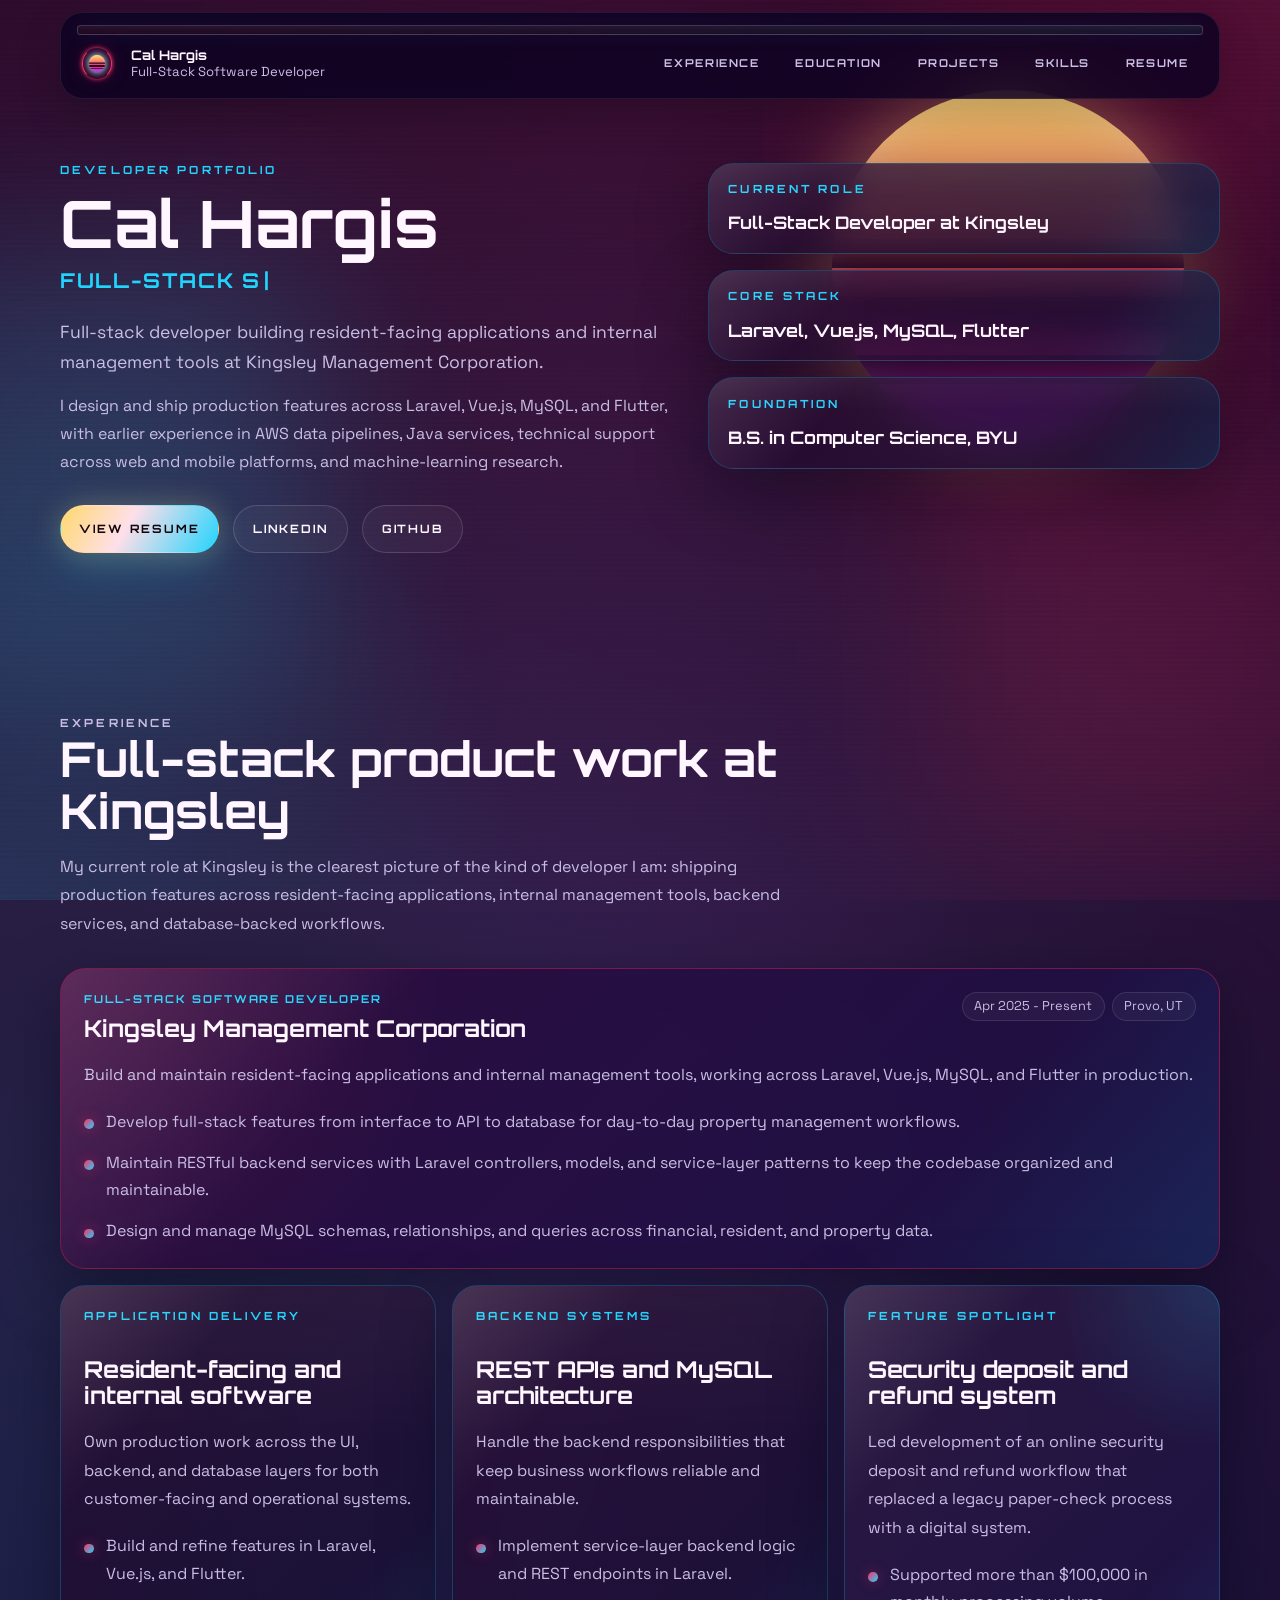
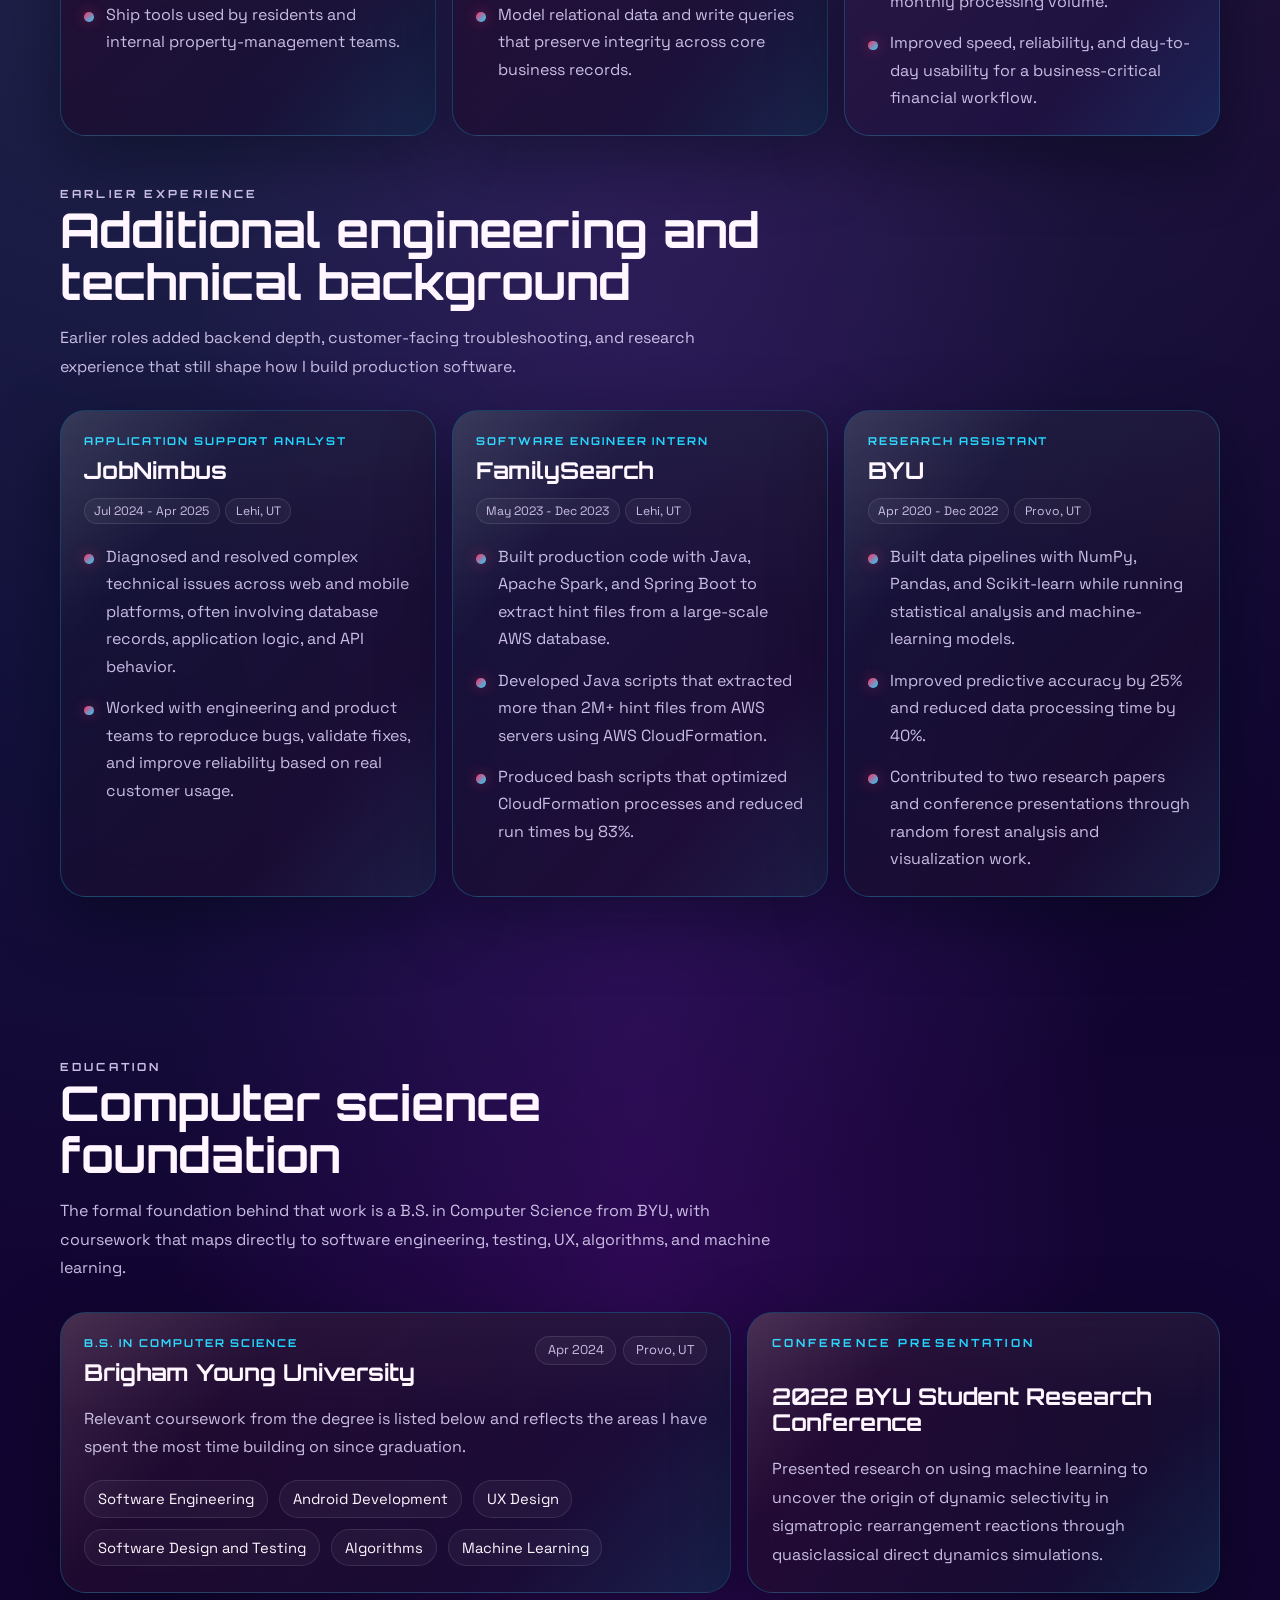
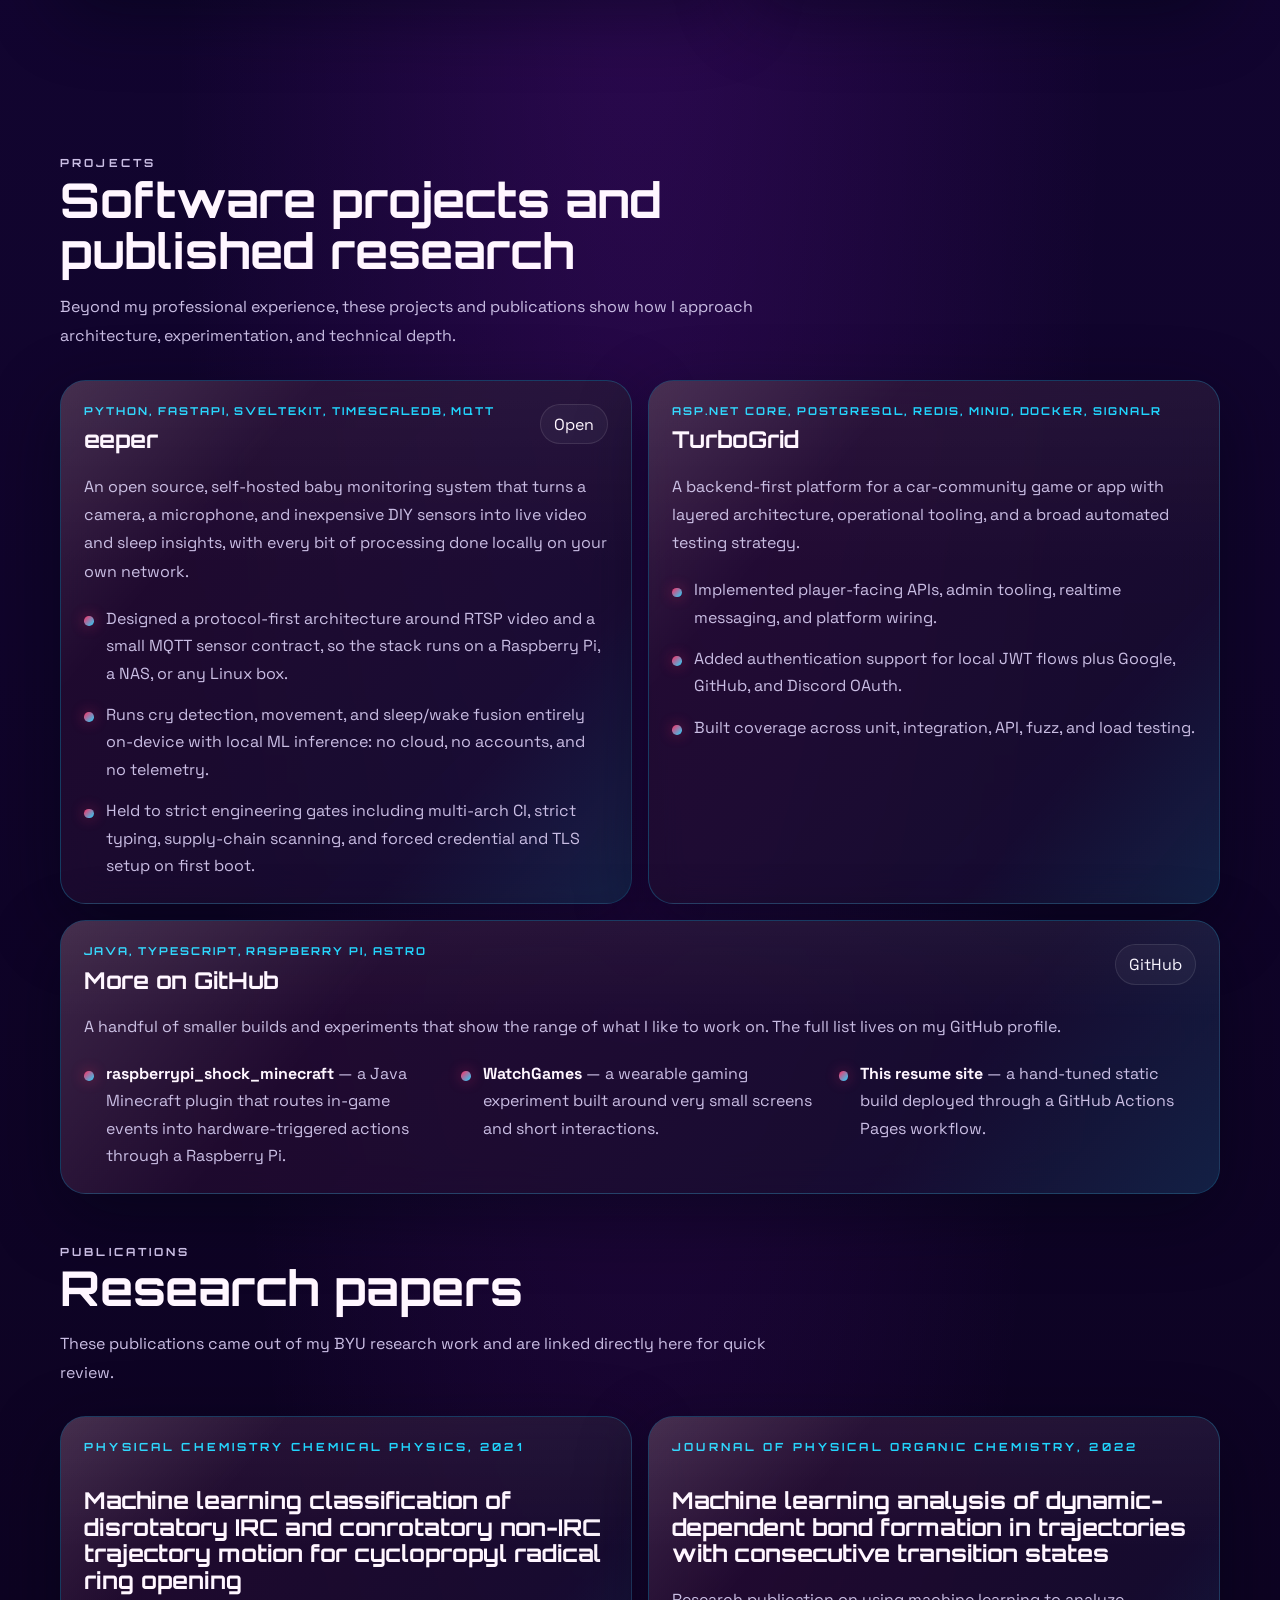
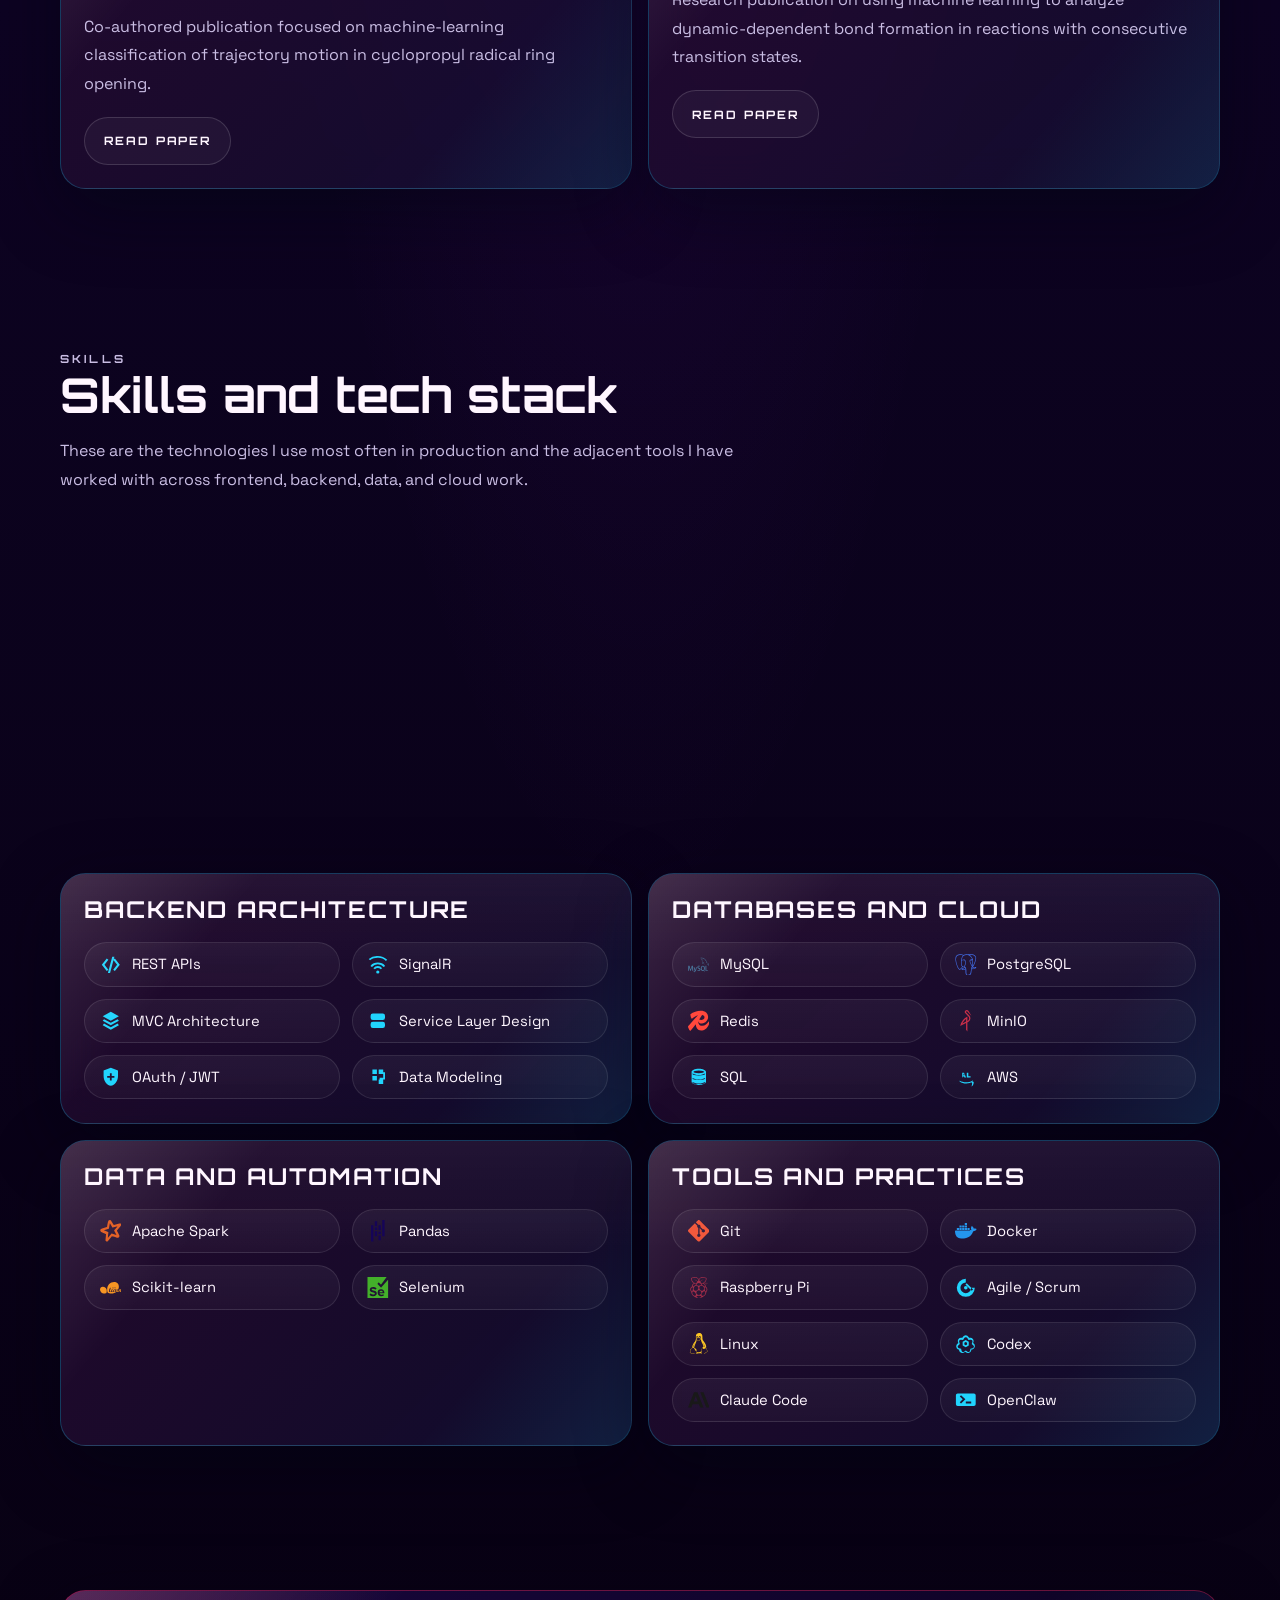
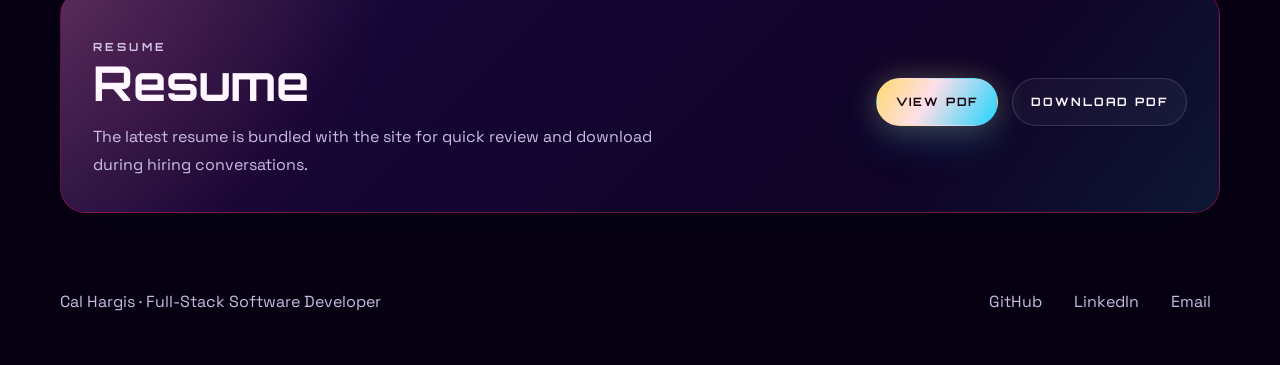
<file: index.html>
<!doctype html>
<html lang="en">
  <head>
    <meta charset="utf-8" />
    <meta name="viewport" content="width=device-width, initial-scale=1" />
    <title>Cal Hargis | Full-Stack Software Developer</title>
    <meta
      name="description"
      content="Developer portfolio for Cal Hargis featuring experience, education, projects, research publications, and a downloadable resume."
    />
    <meta name="theme-color" content="#0d0221" />
    <link rel="canonical" href="https://calhargis.github.io/resume/" />
    <link rel="icon" type="image/svg+xml" href="favicon.svg" />
    <meta property="og:type" content="website" />
    <meta
      property="og:title"
      content="Cal Hargis | Full-Stack Software Developer"
    />
    <meta
      property="og:description"
      content="Developer portfolio for Cal Hargis featuring experience, education, projects, research publications, and a downloadable resume."
    />
    <link rel="stylesheet" href="_astro/index@_@astro.D9ULiLFI.css" />
  </head>
  <body>
    <div class="page-shell">
      <div class="scene" aria-hidden="true">
        <div class="scene__sky"></div>
        <div class="scene__sun"></div>
        <div class="scene__glow scene__glow--left"></div>
        <div class="scene__glow scene__glow--right"></div>
        <div class="scene__grid"></div>
        <div class="scene__scanlines"></div>
        <div class="scene__noise"></div>
      </div>
      <header class="topbar">
        <div class="topbar__progress" aria-hidden="true">
          <div class="topbar__progress-track">
            <div class="topbar__progress-segments">
              <span
                class="topbar__progress-segment"
                data-progress-segment="0"
              ></span
              ><span
                class="topbar__progress-segment"
                data-progress-segment="1"
              ></span
              ><span
                class="topbar__progress-segment"
                data-progress-segment="2"
              ></span
              ><span
                class="topbar__progress-segment"
                data-progress-segment="3"
              ></span
              ><span
                class="topbar__progress-segment"
                data-progress-segment="4"
              ></span
              ><span
                class="topbar__progress-segment"
                data-progress-segment="5"
              ></span
              ><span
                class="topbar__progress-segment"
                data-progress-segment="6"
              ></span
              ><span
                class="topbar__progress-segment"
                data-progress-segment="7"
              ></span
              ><span
                class="topbar__progress-segment"
                data-progress-segment="8"
              ></span
              ><span
                class="topbar__progress-segment"
                data-progress-segment="9"
              ></span
              ><span
                class="topbar__progress-segment"
                data-progress-segment="10"
              ></span
              ><span
                class="topbar__progress-segment"
                data-progress-segment="11"
              ></span
              ><span
                class="topbar__progress-segment"
                data-progress-segment="12"
              ></span
              ><span
                class="topbar__progress-segment"
                data-progress-segment="13"
              ></span
              ><span
                class="topbar__progress-segment"
                data-progress-segment="14"
              ></span
              ><span
                class="topbar__progress-segment"
                data-progress-segment="15"
              ></span
              ><span
                class="topbar__progress-segment"
                data-progress-segment="16"
              ></span
              ><span
                class="topbar__progress-segment"
                data-progress-segment="17"
              ></span
              ><span
                class="topbar__progress-segment"
                data-progress-segment="18"
              ></span
              ><span
                class="topbar__progress-segment"
                data-progress-segment="19"
              ></span
              ><span
                class="topbar__progress-segment"
                data-progress-segment="20"
              ></span
              ><span
                class="topbar__progress-segment"
                data-progress-segment="21"
              ></span
              ><span
                class="topbar__progress-segment"
                data-progress-segment="22"
              ></span
              ><span
                class="topbar__progress-segment"
                data-progress-segment="23"
              ></span
              ><span
                class="topbar__progress-segment"
                data-progress-segment="24"
              ></span
              ><span
                class="topbar__progress-segment"
                data-progress-segment="25"
              ></span
              ><span
                class="topbar__progress-segment"
                data-progress-segment="26"
              ></span
              ><span
                class="topbar__progress-segment"
                data-progress-segment="27"
              ></span
              ><span
                class="topbar__progress-segment"
                data-progress-segment="28"
              ></span
              ><span
                class="topbar__progress-segment"
                data-progress-segment="29"
              ></span
              ><span
                class="topbar__progress-segment"
                data-progress-segment="30"
              ></span
              ><span
                class="topbar__progress-segment"
                data-progress-segment="31"
              ></span>
            </div>
          </div>
        </div>
        <a class="topbar__brand" href="#top">
          <span class="topbar__brand-mark" aria-hidden="true">
            <span
              class="eclipse-spinner topbar__spinner"
              style="
                --size: 2.5rem;
                --spd: 1.5;
                --glow: 2.4;
                --slit: 0.0693em;
                --slit-bar: 0.0347em;
              "
            >
              <span class="eclipse-spinner__halo"></span>
              <span class="eclipse-spinner__ring"></span>
              <span class="eclipse-spinner__arc"></span>
              <span class="eclipse-spinner__sun">
                <span class="eclipse-spinner__sun-slits"></span>
              </span>
            </span>
          </span>
          <span class="topbar__brand-copy">
            <span>Cal Hargis</span> <span>Full-Stack Software Developer</span>
          </span>
        </a>
        <nav class="topbar__nav" aria-label="Primary">
          <a href="#experience">Experience</a>
          <a href="#education">Education</a> <a href="#projects">Projects</a>
          <a href="#skills">Skills</a> <a href="#resume">Resume</a>
        </nav>
      </header>
      <main>
        <section class="hero section" id="top">
          <div class="hero__copy reveal" data-reveal>
            <p class="eyebrow">Developer portfolio</p>
            <h1 class="hero__name">Cal Hargis</h1>
            <div class="hero__typewriter" aria-label="Professional focus">
              <span class="typewriter-text" id="typewriter"></span>
              <span class="typewriter-cursor" aria-hidden="true">|</span>
            </div>
            <p class="hero__lede">
              Full-stack developer building resident-facing applications and
              internal management tools at Kingsley Management Corporation.
            </p>
            <p class="hero__summary">
              I design and ship production features across Laravel, Vue.js,
              MySQL, and Flutter, with earlier experience in AWS data pipelines,
              Java services, technical support across web and mobile platforms,
              and machine-learning research.
            </p>
            <div class="hero__actions">
              <a
                class="button button--primary"
                href="resume.pdf"
                target="_blank"
                rel="noreferrer"
              >
                View Resume
              </a>
              <a
                class="button button--ghost"
                href="https://www.linkedin.com/in/calhargis"
                target="_blank"
                rel="noreferrer"
              >
                LinkedIn
              </a>
              <a
                class="button button--ghost"
                href="https://github.com/calhargis"
                target="_blank"
                rel="noreferrer"
              >
                GitHub
              </a>
            </div>
          </div>
          <div class="hero__facts">
            <article class="fact-card reveal" data-reveal>
              <p class="eyebrow">Current role</p>
              <h2>Full-Stack Developer at Kingsley</h2>
            </article>
            <article class="fact-card reveal" data-reveal>
              <p class="eyebrow">Core stack</p>
              <h2>Laravel, Vue.js, MySQL, Flutter</h2>
            </article>
            <article class="fact-card reveal" data-reveal>
              <p class="eyebrow">Foundation</p>
              <h2>B.S. in Computer Science, BYU</h2>
            </article>
          </div>
        </section>
        <section class="section" id="experience">
          <div class="section-heading reveal" data-reveal>
            <p class="eyebrow">Experience</p>
            <h2>Full-stack product work at Kingsley</h2>
            <p>
              My current role at Kingsley is the clearest picture of the kind of
              developer I am: shipping production features across
              resident-facing applications, internal management tools, backend
              services, and database-backed workflows.
            </p>
          </div>
          <div class="kingsley-layout">
            <article
              class="feature-card feature-card--primary kingsley-overview reveal"
              data-reveal
            >
              <div class="feature-card__meta">
                <div class="feature-card__identity">
                  <p class="feature-card__role">
                    Full-Stack Software Developer
                  </p>
                  <h3>Kingsley Management Corporation</h3>
                </div>
                <div class="meta-badges">
                  <span>Apr 2025 - Present</span> <span>Provo, UT</span>
                </div>
              </div>
              <p class="feature-card__summary">
                Build and maintain resident-facing applications and internal
                management tools, working across Laravel, Vue.js, MySQL, and
                Flutter in production.
              </p>
              <ul class="accent-list">
                <li>
                  Develop full-stack features from interface to API to database
                  for day-to-day property management workflows.
                </li>
                <li>
                  Maintain RESTful backend services with Laravel controllers,
                  models, and service-layer patterns to keep the codebase
                  organized and maintainable.
                </li>
                <li>
                  Design and manage MySQL schemas, relationships, and queries
                  across financial, resident, and property data.
                </li>
              </ul>
            </article>
            <div class="kingsley-grid">
              <article class="feature-card kingsley-card reveal" data-reveal>
                <p class="eyebrow">Application delivery</p>
                <h3>Resident-facing and internal software</h3>
                <p class="feature-card__summary">
                  Own production work across the UI, backend, and database
                  layers for both customer-facing and operational systems.
                </p>
                <ul class="accent-list">
                  <li>
                    Build and refine features in Laravel, Vue.js, and Flutter.
                  </li>
                  <li>
                    Ship tools used by residents and internal
                    property-management teams.
                  </li>
                </ul>
              </article>
              <article class="feature-card kingsley-card reveal" data-reveal>
                <p class="eyebrow">Backend systems</p>
                <h3>REST APIs and MySQL architecture</h3>
                <p class="feature-card__summary">
                  Handle the backend responsibilities that keep business
                  workflows reliable and maintainable.
                </p>
                <ul class="accent-list">
                  <li>
                    Implement service-layer backend logic and REST endpoints in
                    Laravel.
                  </li>
                  <li>
                    Model relational data and write queries that preserve
                    integrity across core business records.
                  </li>
                </ul>
              </article>
              <article
                class="feature-card kingsley-card feature-card--spotlight reveal"
                data-reveal
              >
                <p class="eyebrow">Feature spotlight</p>
                <h3>Security deposit and refund system</h3>
                <p class="feature-card__summary">
                  Led development of an online security deposit and refund
                  workflow that replaced a legacy paper-check process with a
                  digital system.
                </p>
                <ul class="accent-list">
                  <li>
                    Supported more than $100,000 in monthly processing volume.
                  </li>
                  <li>
                    Improved speed, reliability, and day-to-day usability for a
                    business-critical financial workflow.
                  </li>
                </ul>
              </article>
            </div>
          </div>
          <div class="section-heading section-heading--sub reveal" data-reveal>
            <p class="eyebrow">Earlier experience</p>
            <h2>Additional engineering and technical background</h2>
            <p>
              Earlier roles added backend depth, customer-facing
              troubleshooting, and research experience that still shape how I
              build production software.
            </p>
          </div>
          <div class="supporting-grid supporting-grid--experience">
            <article
              class="feature-card feature-card--supporting reveal"
              data-reveal
            >
              <div class="feature-card__meta">
                <div class="feature-card__identity">
                  <p class="feature-card__role">Application Support Analyst</p>
                  <h3 data-fit-single-line data-fit-min="18">JobNimbus</h3>
                </div>
                <div class="meta-badges">
                  <span>Jul 2024 - Apr 2025</span> <span>Lehi, UT</span>
                </div>
              </div>
              <ul class="accent-list">
                <li>
                  Diagnosed and resolved complex technical issues across web and
                  mobile platforms, often involving database records,
                  application logic, and API behavior.
                </li>
                <li>
                  Worked with engineering and product teams to reproduce bugs,
                  validate fixes, and improve reliability based on real customer
                  usage.
                </li>
              </ul>
            </article>
            <article
              class="feature-card feature-card--supporting reveal"
              data-reveal
            >
              <div class="feature-card__meta">
                <div class="feature-card__identity">
                  <p class="feature-card__role">Software Engineer Intern</p>
                  <h3 data-fit-single-line data-fit-min="18">FamilySearch</h3>
                </div>
                <div class="meta-badges">
                  <span>May 2023 - Dec 2023</span> <span>Lehi, UT</span>
                </div>
              </div>
              <ul class="accent-list">
                <li>
                  Built production code with Java, Apache Spark, and Spring Boot
                  to extract hint files from a large-scale AWS database.
                </li>
                <li>
                  Developed Java scripts that extracted more than 2M+ hint files
                  from AWS servers using AWS CloudFormation.
                </li>
                <li>
                  Produced bash scripts that optimized CloudFormation processes
                  and reduced run times by 83%.
                </li>
              </ul>
            </article>
            <article
              class="feature-card feature-card--supporting reveal"
              data-reveal
            >
              <div class="feature-card__meta">
                <div class="feature-card__identity">
                  <p class="feature-card__role">Research Assistant</p>
                  <h3 data-fit-single-line data-fit-min="18">BYU</h3>
                </div>
                <div class="meta-badges">
                  <span>Apr 2020 - Dec 2022</span> <span>Provo, UT</span>
                </div>
              </div>
              <ul class="accent-list">
                <li>
                  Built data pipelines with NumPy, Pandas, and Scikit-learn
                  while running statistical analysis and machine-learning
                  models.
                </li>
                <li>
                  Improved predictive accuracy by 25% and reduced data
                  processing time by 40%.
                </li>
                <li>
                  Contributed to two research papers and conference
                  presentations through random forest analysis and visualization
                  work.
                </li>
              </ul>
            </article>
          </div>
        </section>
        <section class="section" id="education">
          <div class="section-heading reveal" data-reveal>
            <p class="eyebrow">Education</p>
            <h2>Computer science foundation</h2>
            <p>
              The formal foundation behind that work is a B.S. in Computer
              Science from BYU, with coursework that maps directly to software
              engineering, testing, UX, algorithms, and machine learning.
            </p>
          </div>
          <div class="education-grid">
            <article class="feature-card reveal" data-reveal>
              <div class="feature-card__meta">
                <div>
                  <p class="feature-card__role">B.S. in Computer Science</p>
                  <h3>Brigham Young University</h3>
                </div>
                <div class="meta-badges">
                  <span>Apr 2024</span> <span>Provo, UT</span>
                </div>
              </div>
              <p class="feature-card__summary">
                Relevant coursework from the degree is listed below and reflects
                the areas I have spent the most time building on since
                graduation.
              </p>
              <ul class="tag-list">
                <li>Software Engineering</li>
                <li>Android Development</li>
                <li>UX Design</li>
                <li>Software Design and Testing</li>
                <li>Algorithms</li>
                <li>Machine Learning</li>
              </ul>
            </article>
            <article class="feature-card reveal" data-reveal>
              <p class="eyebrow">Conference presentation</p>
              <h3>2022 BYU Student Research Conference</h3>
              <p class="feature-card__summary">
                Presented research on using machine learning to uncover the
                origin of dynamic selectivity in sigmatropic rearrangement
                reactions through quasiclassical direct dynamics simulations.
              </p>
            </article>
          </div>
        </section>
        <section class="section" id="projects">
          <div class="section-heading reveal" data-reveal>
            <p class="eyebrow">Projects</p>
            <h2>Software projects and published research</h2>
            <p>
              Beyond my professional experience, these projects and publications
              show how I approach architecture, experimentation, and technical
              depth.
            </p>
          </div>
          <div class="project-grid">
            <article class="project-card reveal" data-reveal>
              <div class="project-card__header">
                <div>
                  <p class="project-card__stack">
                    Python, FastAPI, SvelteKit, TimescaleDB, MQTT
                  </p>
                  <h3>eeper</h3>
                </div>
                <a
                  href="https://github.com/calhargis/eeper"
                  target="_blank"
                  rel="noreferrer"
                >
                  Open
                </a>
              </div>
              <p class="project-card__summary">
                An open source, self-hosted baby monitoring system that turns a
                camera, a microphone, and inexpensive DIY sensors into live
                video and sleep insights, with every bit of processing done
                locally on your own network.
              </p>
              <ul class="project-card__highlights">
                <li>
                  Designed a protocol-first architecture around RTSP video and a
                  small MQTT sensor contract, so the stack runs on a Raspberry
                  Pi, a NAS, or any Linux box.
                </li>
                <li>
                  Runs cry detection, movement, and sleep/wake fusion entirely
                  on-device with local ML inference: no cloud, no accounts, and
                  no telemetry.
                </li>
                <li>
                  Held to strict engineering gates including multi-arch CI,
                  strict typing, supply-chain scanning, and forced credential
                  and TLS setup on first boot.
                </li>
              </ul>
            </article>
            <article class="project-card reveal" data-reveal>
              <div class="project-card__header">
                <div>
                  <p class="project-card__stack">
                    ASP.NET Core, PostgreSQL, Redis, MinIO, Docker, SignalR
                  </p>
                  <h3>TurboGrid</h3>
                </div>
              </div>
              <p class="project-card__summary">
                A backend-first platform for a car-community game or app with
                layered architecture, operational tooling, and a broad automated
                testing strategy.
              </p>
              <ul class="project-card__highlights">
                <li>
                  Implemented player-facing APIs, admin tooling, realtime
                  messaging, and platform wiring.
                </li>
                <li>
                  Added authentication support for local JWT flows plus Google,
                  GitHub, and Discord OAuth.
                </li>
                <li>
                  Built coverage across unit, integration, API, fuzz, and load
                  testing.
                </li>
              </ul>
            </article>
            <article
              class="project-card project-card--wide reveal"
              data-reveal
            >
              <div class="project-card__header">
                <div>
                  <p class="project-card__stack">
                    Java, TypeScript, Raspberry Pi, Astro
                  </p>
                  <h3>More on GitHub</h3>
                </div>
                <a
                  href="https://github.com/calhargis"
                  target="_blank"
                  rel="noreferrer"
                >
                  GitHub
                </a>
              </div>
              <p class="project-card__summary">
                A handful of smaller builds and experiments that show the range
                of what I like to work on. The full list lives on my GitHub
                profile.
              </p>
              <ul class="project-card__highlights">
                <li>
                  <strong>raspberrypi_shock_minecraft</strong> — a Java
                  Minecraft plugin that routes in-game events into
                  hardware-triggered actions through a Raspberry Pi.
                </li>
                <li>
                  <strong>WatchGames</strong> — a wearable gaming experiment
                  built around very small screens and short interactions.
                </li>
                <li>
                  <strong>This resume site</strong> — a hand-tuned static build
                  deployed through a GitHub Actions Pages workflow.
                </li>
              </ul>
            </article>
          </div>
          <div class="section-heading section-heading--sub reveal" data-reveal>
            <p class="eyebrow">Publications</p>
            <h2>Research papers</h2>
            <p>
              These publications came out of my BYU research work and are linked
              directly here for quick review.
            </p>
          </div>
          <div class="publication-grid">
            <article class="feature-card publication-card reveal" data-reveal>
              <p class="eyebrow">Physical Chemistry Chemical Physics, 2021</p>
              <h3>
                Machine learning classification of disrotatory IRC and
                conrotatory non-IRC trajectory motion for cyclopropyl radical
                ring opening
              </h3>
              <p class="feature-card__summary">
                Co-authored publication focused on machine-learning
                classification of trajectory motion in cyclopropyl radical ring
                opening.
              </p>
              <a
                class="button button--ghost"
                href="https://pubs.rsc.org/en/content/articlelanding/2021/cp/d1cp00612f"
                target="_blank"
                rel="noreferrer"
              >
                Read Paper
              </a>
            </article>
            <article class="feature-card publication-card reveal" data-reveal>
              <p class="eyebrow">Journal of Physical Organic Chemistry, 2022</p>
              <h3>
                Machine learning analysis of dynamic-dependent bond formation in
                trajectories with consecutive transition states
              </h3>
              <p class="feature-card__summary">
                Research publication on using machine learning to analyze
                dynamic-dependent bond formation in reactions with consecutive
                transition states.
              </p>
              <a
                class="button button--ghost"
                href="https://onlinelibrary.wiley.com/doi/10.1002/poc.4405?af=R"
                target="_blank"
                rel="noreferrer"
              >
                Read Paper
              </a>
            </article>
          </div>
        </section>
        <section class="section" id="skills">
          <div class="section-heading reveal" data-reveal>
            <p class="eyebrow">Skills</p>
            <h2>Skills and tech stack</h2>
            <p>
              These are the technologies I use most often in production and the
              adjacent tools I have worked with across frontend, backend, data,
              and cloud work.
            </p>
          </div>
          <div class="skills-grid">
            <article
              class="feature-card skill-category-card reveal"
              data-reveal
            >
              <h3 class="skill-category-card__title">Frontend And Mobile</h3>
              <ul class="skill-list">
                <li class="skill-pill">
                  <span class="skill-pill__icon" aria-hidden="true">
                    <svg
                      class="skill-icon-svg"
                      viewBox="0 0 24 24"
                      aria-hidden="true"
                      focusable="false"
                    >
                      <path
                        d="M0 0h24v24H0V0zm22.034 18.276c-.175-1.095-.888-2.015-3.003-2.873-.736-.345-1.554-.585-1.797-1.14-.091-.33-.105-.51-.046-.705.15-.646.915-.84 1.515-.66.39.12.75.42.976.9 1.034-.676 1.034-.676 1.755-1.125-.27-.42-.404-.601-.586-.78-.63-.705-1.469-1.065-2.834-1.034l-.705.089c-.676.165-1.32.525-1.71 1.005-1.14 1.291-.811 3.541.569 4.471 1.365 1.02 3.361 1.244 3.616 2.205.24 1.17-.87 1.545-1.966 1.41-.811-.18-1.26-.586-1.755-1.336l-1.83 1.051c.21.48.45.689.81 1.109 1.74 1.756 6.09 1.666 6.871-1.004.029-.09.24-.705.074-1.65l.046.067zm-8.983-7.245h-2.248c0 1.938-.009 3.864-.009 5.805 0 1.232.063 2.363-.138 2.711-.33.689-1.18.601-1.566.48-.396-.196-.597-.466-.83-.855-.063-.105-.11-.196-.127-.196l-1.825 1.125c.305.63.75 1.172 1.324 1.517.855.51 2.004.675 3.207.405.783-.226 1.458-.691 1.811-1.411.51-.93.402-2.07.397-3.346.012-2.054 0-4.109 0-6.179l.004-.056z"
                        fill="#F7DF1E"
                      ></path>
                    </svg>
                  </span>
                  <span>JavaScript</span>
                </li>
                <li class="skill-pill">
                  <span class="skill-pill__icon" aria-hidden="true">
                    <svg
                      class="skill-icon-svg"
                      viewBox="0 0 24 24"
                      aria-hidden="true"
                      focusable="false"
                    >
                      <path
                        d="M24,1.61H14.06L12,5.16,9.94,1.61H0L12,22.39ZM12,14.08,5.16,2.23H9.59L12,6.41l2.41-4.18h4.43Z"
                        fill="#4FC08D"
                      ></path>
                    </svg>
                  </span>
                  <span>Vue.js</span>
                </li>
                <li class="skill-pill">
                  <span class="skill-pill__icon" aria-hidden="true">
                    <svg
                      class="skill-icon-svg"
                      viewBox="0 0 24 24"
                      aria-hidden="true"
                      focusable="false"
                    >
                      <path
                        d="M1.5 0h21l-1.91 21.563L11.977 24l-8.564-2.438L1.5 0zm7.031 9.75l-.232-2.718 10.059.003.23-2.622L5.412 4.41l.698 8.01h9.126l-.326 3.426-2.91.804-2.955-.81-.188-2.11H6.248l.33 4.171L12 19.351l5.379-1.443.744-8.157H8.531z"
                        fill="#E34F26"
                      ></path>
                    </svg>
                  </span>
                  <span>HTML5</span>
                </li>
                <li class="skill-pill">
                  <span class="skill-pill__icon" aria-hidden="true">
                    <svg
                      class="skill-icon-svg"
                      viewBox="0 0 24 24"
                      aria-hidden="true"
                      focusable="false"
                    >
                      <path
                        d="M0 0v20.16A3.84 3.84 0 0 0 3.84 24h16.32A3.84 3.84 0 0 0 24 20.16V3.84A3.84 3.84 0 0 0 20.16 0Zm14.256 13.08c1.56 0 2.28 1.08 2.304 2.64h-1.608c.024-.288-.048-.6-.144-.84-.096-.192-.288-.264-.552-.264-.456 0-.696.264-.696.84-.024.576.288.888.768 1.08.72.288 1.608.744 1.92 1.296q.432.648.432 1.656c0 1.608-.912 2.592-2.496 2.592-1.656 0-2.4-1.032-2.424-2.688h1.68c0 .792.264 1.176.792 1.176.264 0 .456-.072.552-.24.192-.312.24-1.176-.048-1.512-.312-.408-.912-.6-1.32-.816q-.828-.396-1.224-.936c-.24-.36-.36-.888-.36-1.536 0-1.44.936-2.472 2.424-2.448m5.4 0c1.584 0 2.304 1.08 2.328 2.64h-1.608c0-.288-.048-.6-.168-.84-.096-.192-.264-.264-.528-.264-.48 0-.72.264-.72.84s.288.888.792 1.08c.696.288 1.608.744 1.92 1.296.264.432.408.984.408 1.656.024 1.608-.888 2.592-2.472 2.592-1.68 0-2.424-1.056-2.448-2.688h1.68c0 .744.264 1.176.792 1.176.264 0 .456-.072.552-.24.216-.312.264-1.176-.048-1.512-.288-.408-.888-.6-1.32-.816-.552-.264-.96-.576-1.2-.936s-.36-.888-.36-1.536c-.024-1.44.912-2.472 2.4-2.448m-11.031.018c.711-.006 1.419.198 1.839.63.432.432.672 1.128.648 1.992H9.336c.024-.456-.096-.792-.432-.96-.312-.144-.768-.048-.888.24-.12.264-.192.576-.168.864v3.504c0 .744.264 1.128.768 1.128a.65.65 0 0 0 .552-.264c.168-.24.192-.552.168-.84h1.776c.096 1.632-.984 2.712-2.568 2.688-1.536 0-2.496-.864-2.472-2.472v-4.032c0-.816.24-1.44.696-1.848.432-.408 1.146-.624 1.857-.63"
                        fill="#663399"
                      ></path>
                    </svg>
                  </span>
                  <span>CSS3</span>
                </li>
                <li class="skill-pill">
                  <span class="skill-pill__icon" aria-hidden="true">
                    <svg
                      class="skill-icon-svg"
                      viewBox="0 0 24 24"
                      aria-hidden="true"
                      focusable="false"
                    >
                      <path
                        d="M14.314 0L2.3 12 6 15.7 21.684.013h-7.357zm.014 11.072L7.857 17.53l6.47 6.47H21.7l-6.46-6.468 6.46-6.46h-7.37z"
                        fill="#02569B"
                      ></path>
                    </svg>
                  </span>
                  <span>Flutter</span>
                </li>
                <li class="skill-pill">
                  <span class="skill-pill__icon" aria-hidden="true">
                    <svg
                      class="skill-icon-svg"
                      viewBox="0 0 24 24"
                      aria-hidden="true"
                      focusable="false"
                    >
                      <path
                        d="M4.105 4.105S9.158 1.58 11.684.316a3.079 3.079 0 0 1 1.481-.315c.766.047 1.677.788 1.677.788L24 9.948v9.789h-4.263V24H9.789l-9-9C.303 14.5 0 13.795 0 13.105c0-.319.18-.818.316-1.105l3.789-7.895zm.679.679v11.787c.002.543.021 1.024.498 1.508L10.204 23h8.533v-4.263L4.784 4.784zm12.055-.678c-.899-.896-1.809-1.78-2.74-2.643-.302-.267-.567-.468-1.07-.462-.37.014-.87.195-.87.195L6.341 4.105l10.498.001z"
                        fill="#0175C2"
                      ></path>
                    </svg>
                  </span>
                  <span>Dart</span>
                </li>
              </ul>
            </article>
            <article
              class="feature-card skill-category-card reveal"
              data-reveal
            >
              <h3 class="skill-category-card__title">
                Backend Languages And Frameworks
              </h3>
              <ul class="skill-list">
                <li class="skill-pill">
                  <span class="skill-pill__icon" aria-hidden="true">
                    <svg
                      class="skill-icon-svg"
                      viewBox="0 0 24 24"
                      aria-hidden="true"
                      focusable="false"
                    >
                      <path
                        d="M7.01 10.207h-.944l-.515 2.648h.838c.556 0 .97-.105 1.242-.314.272-.21.455-.559.55-1.049.092-.47.05-.802-.124-.995-.175-.193-.523-.29-1.047-.29zM12 5.688C5.373 5.688 0 8.514 0 12s5.373 6.313 12 6.313S24 15.486 24 12c0-3.486-5.373-6.312-12-6.312zm-3.26 7.451c-.261.25-.575.438-.917.551-.336.108-.765.164-1.285.164H5.357l-.327 1.681H3.652l1.23-6.326h2.65c.797 0 1.378.209 1.744.628.366.418.476 1.002.33 1.752a2.836 2.836 0 0 1-.305.847c-.143.255-.33.49-.561.703zm4.024.715l.543-2.799c.063-.318.039-.536-.068-.651-.107-.116-.336-.174-.687-.174H11.46l-.704 3.625H9.388l1.23-6.327h1.367l-.327 1.682h1.218c.767 0 1.295.134 1.586.401s.378.7.263 1.299l-.572 2.944h-1.389zm7.597-2.265a2.782 2.782 0 0 1-.305.847c-.143.255-.33.49-.561.703a2.44 2.44 0 0 1-.917.551c-.336.108-.765.164-1.286.164h-1.18l-.327 1.682h-1.378l1.23-6.326h2.649c.797 0 1.378.209 1.744.628.366.417.477 1.001.331 1.751zM17.766 10.207h-.943l-.516 2.648h.838c.557 0 .971-.105 1.242-.314.272-.21.455-.559.551-1.049.092-.47.049-.802-.125-.995s-.524-.29-1.047-.29z"
                        fill="#777BB4"
                      ></path>
                    </svg>
                  </span>
                  <span>PHP</span>
                </li>
                <li class="skill-pill">
                  <span class="skill-pill__icon" aria-hidden="true">
                    <svg
                      class="skill-icon-svg"
                      viewBox="0 0 24 24"
                      aria-hidden="true"
                      focusable="false"
                    >
                      <path
                        d="M23.642 5.43a.364.364 0 01.014.1v5.149c0 .135-.073.26-.189.326l-4.323 2.49v4.934a.378.378 0 01-.188.326L9.93 23.949a.316.316 0 01-.066.027c-.008.002-.016.008-.024.01a.348.348 0 01-.192 0c-.011-.002-.02-.008-.03-.012-.02-.008-.042-.014-.062-.025L.533 18.755a.376.376 0 01-.189-.326V2.974c0-.033.005-.066.014-.098.003-.012.01-.02.014-.032a.369.369 0 01.023-.058c.004-.013.015-.022.023-.033l.033-.045c.012-.01.025-.018.037-.027.014-.012.027-.024.041-.034H.53L5.043.05a.375.375 0 01.375 0L9.93 2.647h.002c.015.01.027.021.04.033l.038.027c.013.014.02.03.033.045.008.011.02.021.025.033.01.02.017.038.024.058.003.011.01.021.013.032.01.031.014.064.014.098v9.652l3.76-2.164V5.527c0-.033.004-.066.013-.098.003-.01.01-.02.013-.032a.487.487 0 01.024-.059c.007-.012.018-.02.025-.033.012-.015.021-.03.033-.043.012-.012.025-.02.037-.028.014-.01.026-.023.041-.032h.001l4.513-2.598a.375.375 0 01.375 0l4.513 2.598c.016.01.027.021.042.031.012.01.025.018.036.028.013.014.022.03.034.044.008.012.019.021.024.033.011.02.018.04.024.06.006.01.012.021.015.032zm-.74 5.032V6.179l-1.578.908-2.182 1.256v4.283zm-4.51 7.75v-4.287l-2.147 1.225-6.126 3.498v4.325zM1.093 3.624v14.588l8.273 4.761v-4.325l-4.322-2.445-.002-.003H5.04c-.014-.01-.025-.021-.04-.031-.011-.01-.024-.018-.035-.027l-.001-.002c-.013-.012-.021-.025-.031-.04-.01-.011-.021-.022-.028-.036h-.002c-.008-.014-.013-.031-.02-.047-.006-.016-.014-.027-.018-.043a.49.49 0 01-.008-.057c-.002-.014-.006-.027-.006-.041V5.789l-2.18-1.257zM5.23.81L1.47 2.974l3.76 2.164 3.758-2.164zm1.956 13.505l2.182-1.256V3.624l-1.58.91-2.182 1.255v9.435zm11.581-10.95l-3.76 2.163 3.76 2.163 3.759-2.164zm-.376 4.978L16.21 7.087 14.63 6.18v4.283l2.182 1.256 1.58.908zm-8.65 9.654l5.514-3.148 2.756-1.572-3.757-2.163-4.323 2.489-3.941 2.27z"
                        fill="#FF2D20"
                      ></path>
                    </svg>
                  </span>
                  <span>Laravel</span>
                </li>
                <li class="skill-pill">
                  <span class="skill-pill__icon" aria-hidden="true">
                    <svg
                      class="skill-icon-svg"
                      viewBox="0 0 24 24"
                      aria-hidden="true"
                      focusable="false"
                    >
                      <path
                        d="M24 8.77h-2.468v7.565h-1.425V8.77h-2.462V7.53H24zm-6.852 7.565h-4.821V7.53h4.63v1.24h-3.205v2.494h2.953v1.234h-2.953v2.604h3.396zm-6.708 0H8.882L4.78 9.863a2.896 2.896 0 0 1-.258-.51h-.036c.032.189.048.592.048 1.21v5.772H3.157V7.53h1.659l3.965 6.32c.167.261.275.442.323.54h.024c-.04-.233-.06-.629-.06-1.185V7.529h1.372zm-8.703-.693a.868.829 0 0 1-.869.829.868.829 0 0 1-.868-.83.868.829 0 0 1 .868-.828.868.829 0 0 1 .869.829Z"
                        fill="#512BD4"
                      ></path>
                    </svg>
                  </span>
                  <span>ASP.NET Core</span>
                </li>
                <li class="skill-pill">
                  <span class="skill-pill__icon" aria-hidden="true">
                    <svg
                      class="skill-icon-svg"
                      viewBox="0 0 24 24"
                      aria-hidden="true"
                      focusable="false"
                    >
                      <path
                        d="M14.2209.0875v5.9613l-3.7433.5012v3.5233l3.7433-.5012v3.5735l3.492-.4672V9.1047L24 8.2634l-.4631-3.4613-5.824.7794V.0875zM6.287 1.145v5.9618L0 7.9483l.4634 3.4613 5.8514-.7834 3.4644-.4637V1.145zm3.5198 9.7185l-3.492.4675v3.578l-6.183.8276.4633 3.4613 5.8239-.7796v5.4942h3.492v-5.962l3.6114-.4834V13.944l-3.7156.4973zm13.73 1.7405l-5.824.779-3.492.4673v9.0179h3.492v-5.9618L24 16.0652Z"
                        fill="#99CC00"
                      ></path>
                    </svg>
                  </span>
                  <span>C#</span>
                </li>
                <li class="skill-pill">
                  <span class="skill-pill__icon" aria-hidden="true">
                    <svg
                      class="skill-icon-svg"
                      viewBox="0 0 24 24"
                      aria-hidden="true"
                      focusable="false"
                    >
                      <path
                        d="M14.25.18l.9.2.73.26.59.3.45.32.34.34.25.34.16.33.1.3.04.26.02.2-.01.13V8.5l-.05.63-.13.55-.21.46-.26.38-.3.31-.33.25-.35.19-.35.14-.33.1-.3.07-.26.04-.21.02H8.77l-.69.05-.59.14-.5.22-.41.27-.33.32-.27.35-.2.36-.15.37-.1.35-.07.32-.04.27-.02.21v3.06H3.17l-.21-.03-.28-.07-.32-.12-.35-.18-.36-.26-.36-.36-.35-.46-.32-.59-.28-.73-.21-.88-.14-1.05-.05-1.23.06-1.22.16-1.04.24-.87.32-.71.36-.57.4-.44.42-.33.42-.24.4-.16.36-.1.32-.05.24-.01h.16l.06.01h8.16v-.83H6.18l-.01-2.75-.02-.37.05-.34.11-.31.17-.28.25-.26.31-.23.38-.2.44-.18.51-.15.58-.12.64-.1.71-.06.77-.04.84-.02 1.27.05zm-6.3 1.98l-.23.33-.08.41.08.41.23.34.33.22.41.09.41-.09.33-.22.23-.34.08-.41-.08-.41-.23-.33-.33-.22-.41-.09-.41.09zm13.09 3.95l.28.06.32.12.35.18.36.27.36.35.35.47.32.59.28.73.21.88.14 1.04.05 1.23-.06 1.23-.16 1.04-.24.86-.32.71-.36.57-.4.45-.42.33-.42.24-.4.16-.36.09-.32.05-.24.02-.16-.01h-8.22v.82h5.84l.01 2.76.02.36-.05.34-.11.31-.17.29-.25.25-.31.24-.38.2-.44.17-.51.15-.58.13-.64.09-.71.07-.77.04-.84.01-1.27-.04-1.07-.14-.9-.2-.73-.25-.59-.3-.45-.33-.34-.34-.25-.34-.16-.33-.1-.3-.04-.25-.02-.2.01-.13v-5.34l.05-.64.13-.54.21-.46.26-.38.3-.32.33-.24.35-.2.35-.14.33-.1.3-.06.26-.04.21-.02.13-.01h5.84l.69-.05.59-.14.5-.21.41-.28.33-.32.27-.35.2-.36.15-.36.1-.35.07-.32.04-.28.02-.21V6.07h2.09l.14.01zm-6.47 14.25l-.23.33-.08.41.08.41.23.33.33.23.41.08.41-.08.33-.23.23-.33.08-.41-.08-.41-.23-.33-.33-.23-.41-.08-.41.08z"
                        fill="#3776AB"
                      ></path>
                    </svg>
                  </span>
                  <span>Python</span>
                </li>
                <li class="skill-pill">
                  <span class="skill-pill__icon" aria-hidden="true">
                    <svg
                      class="skill-icon-svg"
                      viewBox="0 0 24 24"
                      aria-hidden="true"
                      focusable="false"
                    >
                      <path
                        d="M8 20c0 1.1 2 2 4 2s4-.9 4-2v-1H8v1Zm7-10c.8-.6 1.3-1.4 1.3-2.2 0-1.5-1.2-2.6-2.7-3.8l-1.2 1.4c1 .8 1.8 1.5 1.8 2.4 0 .4-.2.8-.6 1.1-.7.5-1.6 1-1.6 2.2 0 1 .6 1.6 1.2 2.1.6.5 1 .9 1 1.5h-5c0-1 .7-1.6 1.5-2.2.8-.7 1.7-1.4 1.7-2.8 0-.8-.4-1.4-.9-1.9-.5-.5-1-.8-1-1.4 0-.5.4-.9 1-1.3l-1.1-1.5C9 6 8 7 8 8.4c0 1.1.7 1.8 1.2 2.3.5.4.7.7.7 1.1 0 .5-.5.9-1.2 1.5C7.8 14 7 14.9 7 16.3V18h10v-1.7c0-1.4-.8-2.2-1.7-3-.6-.5-1.1-.9-1.1-1.4 0-.6.4-.9.8-1.2Z"
                        fill="currentColor"
                      ></path>
                    </svg>
                  </span>
                  <span>Java</span>
                </li>
                <li class="skill-pill">
                  <span class="skill-pill__icon" aria-hidden="true">
                    <svg
                      class="skill-icon-svg"
                      viewBox="0 0 24 24"
                      aria-hidden="true"
                      focusable="false"
                    >
                      <path
                        d="m23.693 10.7058-4.73-8.1844c-.4094-.7106-1.4166-1.2942-2.2402-1.2942H7.2725c-.819 0-1.8308.5836-2.2402 1.2942L.307 10.7058c-.4095.7106-.4095 1.873 0 2.5837l4.7252 8.189c.4094.7107 1.4166 1.2943 2.2402 1.2943h9.455c.819 0 1.826-.5836 2.2402-1.2942l4.7252-8.189c.4095-.7107.4095-1.8732 0-2.5838zM10.9763 5.7547c0-.5365.4377-.9742.9742-.9742s.9742.4377.9742.9742v5.8217c0 .5366-.4377.9742-.9742.9742s-.9742-.4376-.9742-.9742zm.9742 12.4294c-3.6427 0-6.6077-2.965-6.6077-6.6077.0047-2.0896.993-4.0521 2.6685-5.304a.8657.8657 0 0 1 1.2142.1788.8657.8657 0 0 1-.1788 1.2143c-2.1602 1.6048-2.612 4.6592-1.0072 6.8194 1.6049 2.1603 4.6593 2.612 6.8195 1.0072 1.2378-.9177 1.9673-2.372 1.9673-3.9157a4.8972 4.8972 0 0 0-1.9861-3.925c-.386-.2824-.466-.8284-.1836-1.2143.2824-.386.8283-.466 1.2143-.1835 1.6895 1.2471 2.6826 3.2238 2.6873 5.3228 0 3.6474-2.965 6.6077-6.6077 6.6077z"
                        fill="#6DB33F"
                      ></path>
                    </svg>
                  </span>
                  <span>Spring Boot</span>
                </li>
                <li class="skill-pill">
                  <span class="skill-pill__icon" aria-hidden="true">
                    <svg
                      class="skill-icon-svg"
                      viewBox="0 0 24 24"
                      aria-hidden="true"
                      focusable="false"
                    >
                      <path
                        d="M22.394 6c-.167-.29-.398-.543-.652-.69L12.926.22c-.509-.294-1.34-.294-1.848 0L2.26 5.31c-.508.293-.923 1.013-.923 1.6v10.18c0 .294.104.62.271.91.167.29.398.543.652.69l8.816 5.09c.508.293 1.34.293 1.848 0l8.816-5.09c.254-.147.485-.4.652-.69.167-.29.27-.616.27-.91V6.91c.003-.294-.1-.62-.268-.91zM12 19.11c-3.92 0-7.109-3.19-7.109-7.11 0-3.92 3.19-7.11 7.11-7.11a7.133 7.133 0 016.156 3.553l-3.076 1.78a3.567 3.567 0 00-3.08-1.78A3.56 3.56 0 008.444 12 3.56 3.56 0 0012 15.555a3.57 3.57 0 003.08-1.778l3.078 1.78A7.135 7.135 0 0112 19.11zm7.11-6.715h-.79v.79h-.79v-.79h-.79v-.79h.79v-.79h.79v.79h.79zm2.962 0h-.79v.79h-.79v-.79h-.79v-.79h.79v-.79h.79v.79h.79z"
                        fill="#00599C"
                      ></path>
                    </svg>
                  </span>
                  <span>C++</span>
                </li>
              </ul>
            </article>
            <article
              class="feature-card skill-category-card reveal"
              data-reveal
            >
              <h3 class="skill-category-card__title">Backend Architecture</h3>
              <ul class="skill-list">
                <li class="skill-pill">
                  <span class="skill-pill__icon" aria-hidden="true">
                    <svg
                      class="skill-icon-svg"
                      viewBox="0 0 24 24"
                      aria-hidden="true"
                      focusable="false"
                    >
                      <path
                        d="M7.5 5 2 12l5.5 7 1.8-1.4L5 12l4.3-5.6L7.5 5Zm9 0-1.8 1.4L19 12l-4.3 5.6L16.5 19 22 12l-5.5-7ZM13.6 3 8.8 21h2.4L16 3h-2.4Z"
                        fill="currentColor"
                      ></path>
                    </svg>
                  </span>
                  <span>REST APIs</span>
                </li>
                <li class="skill-pill">
                  <span class="skill-pill__icon" aria-hidden="true">
                    <svg
                      class="skill-icon-svg"
                      viewBox="0 0 24 24"
                      aria-hidden="true"
                      focusable="false"
                    >
                      <path
                        d="M5.5 14.5a8.5 8.5 0 0 1 13 0l1.7-1.3a10.6 10.6 0 0 0-16.4 0l1.7 1.3Zm3.3 2.5a4.3 4.3 0 0 1 6.4 0l1.7-1.3a6.4 6.4 0 0 0-9.8 0l1.7 1.3ZM12 18.2a1.8 1.8 0 1 0 0 3.6 1.8 1.8 0 0 0 0-3.6ZM12 2.2c4 0 7.7 1.5 10.5 4.2l-1.5 1.5A12 12 0 0 0 12 4.3c-3 0-6 .9-8.6 2.7L1.9 5.5A14 14 0 0 1 12 2.2Z"
                        fill="currentColor"
                      ></path>
                    </svg>
                  </span>
                  <span>SignalR</span>
                </li>
                <li class="skill-pill">
                  <span class="skill-pill__icon" aria-hidden="true">
                    <svg
                      class="skill-icon-svg"
                      viewBox="0 0 24 24"
                      aria-hidden="true"
                      focusable="false"
                    >
                      <path
                        d="m12 2 9 5-9 5-9-5 9-5Zm-7.5 8.2L12 14.3l7.5-4.1L21 12l-9 5-9-5 1.5-1.8Zm0 4.8L12 19.1l7.5-4.1L21 17l-9 5-9-5 1.5-2Z"
                        fill="currentColor"
                      ></path>
                    </svg>
                  </span>
                  <span>MVC Architecture</span>
                </li>
                <li class="skill-pill">
                  <span class="skill-pill__icon" aria-hidden="true">
                    <svg
                      class="skill-icon-svg"
                      viewBox="0 0 24 24"
                      aria-hidden="true"
                      focusable="false"
                    >
                      <path
                        d="M4 6.5A2.5 2.5 0 0 1 6.5 4h11A2.5 2.5 0 0 1 20 6.5v2A2.5 2.5 0 0 1 17.5 11h-11A2.5 2.5 0 0 1 4 8.5v-2Zm0 9A2.5 2.5 0 0 1 6.5 13h11A2.5 2.5 0 0 1 20 15.5v2A2.5 2.5 0 0 1 17.5 20h-11A2.5 2.5 0 0 1 4 17.5v-2ZM7 7h5v1.8H7V7Zm0 9h5v1.8H7V16Zm8-9h2v1.8h-2V7Zm0 9h2v1.8h-2V16Z"
                        fill="currentColor"
                      ></path>
                    </svg>
                  </span>
                  <span>Service Layer Design</span>
                </li>
                <li class="skill-pill">
                  <span class="skill-pill__icon" aria-hidden="true">
                    <svg
                      class="skill-icon-svg"
                      viewBox="0 0 24 24"
                      aria-hidden="true"
                      focusable="false"
                    >
                      <path
                        d="M12 2 4 5v6c0 5.3 3.4 10 8 11 4.6-1 8-5.7 8-11V5l-8-3Zm-1 6h2v3h3v2h-3v3h-2v-3H8v-2h3V8Z"
                        fill="currentColor"
                      ></path>
                    </svg>
                  </span>
                  <span>OAuth / JWT</span>
                </li>
                <li class="skill-pill">
                  <span class="skill-pill__icon" aria-hidden="true">
                    <svg
                      class="skill-icon-svg"
                      viewBox="0 0 24 24"
                      aria-hidden="true"
                      focusable="false"
                    >
                      <path
                        d="M6 4h5v5H6V4Zm7 0h5v5h-5V4ZM6 11h5v5H6v-5Zm10 2h2V9h-3V7h5v8h-4v3h-2v-5Zm-3 2h5v5h-5v-5Z"
                        fill="currentColor"
                      ></path>
                    </svg>
                  </span>
                  <span>Data Modeling</span>
                </li>
              </ul>
            </article>
            <article
              class="feature-card skill-category-card reveal"
              data-reveal
            >
              <h3 class="skill-category-card__title">Databases And Cloud</h3>
              <ul class="skill-list">
                <li class="skill-pill">
                  <span class="skill-pill__icon" aria-hidden="true">
                    <svg
                      class="skill-icon-svg"
                      viewBox="0 0 24 24"
                      aria-hidden="true"
                      focusable="false"
                    >
                      <path
                        d="M16.405 5.501c-.115 0-.193.014-.274.033v.013h.014c.054.104.146.18.214.273.054.107.1.214.154.32l.014-.015c.094-.066.14-.172.14-.333-.04-.047-.046-.094-.08-.14-.04-.067-.126-.1-.18-.153zM5.77 18.695h-.927a50.854 50.854 0 00-.27-4.41h-.008l-1.41 4.41H2.45l-1.4-4.41h-.01a72.892 72.892 0 00-.195 4.41H0c.055-1.966.192-3.81.41-5.53h1.15l1.335 4.064h.008l1.347-4.064h1.095c.242 2.015.384 3.86.428 5.53zm4.017-4.08c-.378 2.045-.876 3.533-1.492 4.46-.482.716-1.01 1.073-1.583 1.073-.153 0-.34-.046-.566-.138v-.494c.11.017.24.026.386.026.268 0 .483-.075.647-.222.197-.18.295-.382.295-.605 0-.155-.077-.47-.23-.944L6.23 14.615h.91l.727 2.36c.164.536.233.91.205 1.123.4-1.064.678-2.227.835-3.483zm12.325 4.08h-2.63v-5.53h.885v4.85h1.745zm-3.32.135l-1.016-.5c.09-.076.177-.158.255-.25.433-.506.648-1.258.648-2.253 0-1.83-.718-2.746-2.155-2.746-.704 0-1.254.232-1.65.697-.43.508-.646 1.256-.646 2.245 0 .972.19 1.686.574 2.14.35.41.877.615 1.583.615.264 0 .506-.033.725-.098l1.325.772.36-.622zM15.5 17.588c-.225-.36-.337-.94-.337-1.736 0-1.393.424-2.09 1.27-2.09.443 0 .77.167.977.5.224.362.336.936.336 1.723 0 1.404-.424 2.108-1.27 2.108-.445 0-.77-.167-.978-.5zm-1.658-.425c0 .47-.172.856-.516 1.156-.344.3-.803.45-1.384.45-.543 0-1.064-.172-1.573-.515l.237-.476c.438.22.833.328 1.19.328.332 0 .593-.073.783-.22a.754.754 0 00.3-.615c0-.33-.23-.61-.648-.845-.388-.213-1.163-.657-1.163-.657-.422-.307-.632-.636-.632-1.177 0-.45.157-.81.47-1.085.315-.278.72-.415 1.22-.415.512 0 .98.136 1.4.41l-.213.476a2.726 2.726 0 00-1.064-.23c-.283 0-.502.068-.654.206a.685.685 0 00-.248.524c0 .328.234.61.666.85.393.215 1.187.67 1.187.67.433.305.648.63.648 1.168zm9.382-5.852c-.535-.014-.95.04-1.297.188-.1.04-.26.04-.274.167.055.053.063.14.11.214.08.134.218.313.346.407.14.11.28.216.427.31.26.16.555.255.81.416.145.094.293.213.44.313.073.05.12.14.214.172v-.02c-.046-.06-.06-.147-.105-.214-.067-.067-.134-.127-.2-.193a3.223 3.223 0 00-.695-.675c-.214-.146-.682-.35-.77-.595l-.013-.014c.146-.013.32-.066.46-.106.227-.06.435-.047.67-.106.106-.027.213-.06.32-.094v-.06c-.12-.12-.21-.283-.334-.395a8.867 8.867 0 00-1.104-.823c-.21-.134-.476-.22-.697-.334-.08-.04-.214-.06-.26-.127-.12-.146-.19-.34-.275-.514a17.69 17.69 0 01-.547-1.163c-.12-.262-.193-.523-.34-.763-.69-1.137-1.437-1.826-2.586-2.5-.247-.14-.543-.2-.856-.274-.167-.008-.334-.02-.5-.027-.11-.047-.216-.174-.31-.235-.38-.24-1.364-.76-1.644-.072-.18.434.267.862.422 1.082.115.153.26.328.34.5.047.116.06.235.107.356.106.294.207.622.347.897.073.14.153.287.247.413.054.073.146.107.167.227-.094.136-.1.334-.154.5-.24.757-.146 1.693.194 2.25.107.166.362.534.703.393.3-.12.234-.5.32-.835.02-.08.007-.133.048-.187v.015c.094.188.188.367.274.555.206.328.566.668.867.895.16.12.287.328.487.402v-.02h-.015c-.043-.058-.1-.086-.154-.133a3.445 3.445 0 01-.35-.4 8.76 8.76 0 01-.747-1.218c-.11-.21-.202-.436-.29-.643-.04-.08-.04-.2-.107-.24-.1.146-.247.273-.32.453-.127.288-.14.642-.188 1.01-.027.007-.014 0-.027.014-.214-.052-.287-.274-.367-.46-.2-.475-.233-1.238-.06-1.785.047-.14.247-.582.167-.716-.042-.127-.174-.2-.247-.303a2.478 2.478 0 01-.24-.427c-.16-.374-.24-.788-.414-1.162-.08-.173-.22-.354-.334-.513-.127-.18-.267-.307-.368-.52-.033-.073-.08-.194-.027-.274.014-.054.042-.075.094-.09.088-.072.335.022.422.062.247.1.455.194.662.334.094.066.195.193.315.226h.14c.214.047.455.014.655.073.355.114.675.28.962.46a5.953 5.953 0 012.085 2.286c.08.154.115.295.188.455.14.33.313.663.455.982.14.315.275.636.476.897.1.14.502.213.682.286.133.06.34.115.46.188.23.14.454.3.67.454.11.076.443.243.463.378z"
                        fill="#4479A1"
                      ></path>
                    </svg>
                  </span>
                  <span>MySQL</span>
                </li>
                <li class="skill-pill">
                  <span class="skill-pill__icon" aria-hidden="true">
                    <svg
                      class="skill-icon-svg"
                      viewBox="0 0 24 24"
                      aria-hidden="true"
                      focusable="false"
                    >
                      <path
                        d="M23.5594 14.7228a.5269.5269 0 0 0-.0563-.1191c-.139-.2632-.4768-.3418-1.0074-.2321-1.6533.3411-2.2935.1312-2.5256-.0191 1.342-2.0482 2.445-4.522 3.0411-6.8297.2714-1.0507.7982-3.5237.1222-4.7316a1.5641 1.5641 0 0 0-.1509-.235C21.6931.9086 19.8007.0248 17.5099.0005c-1.4947-.0158-2.7705.3461-3.1161.4794a9.449 9.449 0 0 0-.5159-.0816 8.044 8.044 0 0 0-1.3114-.1278c-1.1822-.0184-2.2038.2642-3.0498.8406-.8573-.3211-4.7888-1.645-7.2219.0788C.9359 2.1526.3086 3.8733.4302 6.3043c.0409.818.5069 3.334 1.2423 5.7436.4598 1.5065.9387 2.7019 1.4334 3.582.553.9942 1.1259 1.5933 1.7143 1.7895.4474.1491 1.1327.1441 1.8581-.7279.8012-.9635 1.5903-1.8258 1.9446-2.2069.4351.2355.9064.3625 1.39.3772a.0569.0569 0 0 0 .0004.0041 11.0312 11.0312 0 0 0-.2472.3054c-.3389.4302-.4094.5197-1.5002.7443-.3102.064-1.1344.2339-1.1464.8115-.0025.1224.0329.2309.0919.3268.2269.4231.9216.6097 1.015.6331 1.3345.3335 2.5044.092 3.3714-.6787-.017 2.231.0775 4.4174.3454 5.0874.2212.5529.7618 1.9045 2.4692 1.9043.2505 0 .5263-.0291.8296-.0941 1.7819-.3821 2.5557-1.1696 2.855-2.9059.1503-.8707.4016-2.8753.5388-4.1012.0169-.0703.0357-.1207.057-.1362.0007-.0005.0697-.0471.4272.0307a.3673.3673 0 0 0 .0443.0068l.2539.0223.0149.001c.8468.0384 1.9114-.1426 2.5312-.4308.6438-.2988 1.8057-1.0323 1.5951-1.6698zM2.371 11.8765c-.7435-2.4358-1.1779-4.8851-1.2123-5.5719-.1086-2.1714.4171-3.6829 1.5623-4.4927 1.8367-1.2986 4.8398-.5408 6.108-.13-.0032.0032-.0066.0061-.0098.0094-2.0238 2.044-1.9758 5.536-1.9708 5.7495-.0002.0823.0066.1989.0162.3593.0348.5873.0996 1.6804-.0735 2.9184-.1609 1.1504.1937 2.2764.9728 3.0892.0806.0841.1648.1631.2518.2374-.3468.3714-1.1004 1.1926-1.9025 2.1576-.5677.6825-.9597.5517-1.0886.5087-.3919-.1307-.813-.5871-1.2381-1.3223-.4796-.839-.9635-2.0317-1.4155-3.5126zm6.0072 5.0871c-.1711-.0428-.3271-.1132-.4322-.1772.0889-.0394.2374-.0902.4833-.1409 1.2833-.2641 1.4815-.4506 1.9143-1.0002.0992-.126.2116-.2687.3673-.4426a.3549.3549 0 0 0 .0737-.1298c.1708-.1513.2724-.1099.4369-.0417.156.0646.3078.26.3695.4752.0291.1016.0619.2945-.0452.4444-.9043 1.2658-2.2216 1.2494-3.1676 1.0128zm2.094-3.988-.0525.141c-.133.3566-.2567.6881-.3334 1.003-.6674-.0021-1.3168-.2872-1.8105-.8024-.6279-.6551-.9131-1.5664-.7825-2.5004.1828-1.3079.1153-2.4468.079-3.0586-.005-.0857-.0095-.1607-.0122-.2199.2957-.2621 1.6659-.9962 2.6429-.7724.4459.1022.7176.4057.8305.928.5846 2.7038.0774 3.8307-.3302 4.7363-.084.1866-.1633.3629-.2311.5454zm7.3637 4.5725c-.0169.1768-.0358.376-.0618.5959l-.146.4383a.3547.3547 0 0 0-.0182.1077c-.0059.4747-.054.6489-.115.8693-.0634.2292-.1353.4891-.1794 1.0575-.11 1.4143-.8782 2.2267-2.4172 2.5565-1.5155.3251-1.7843-.4968-2.0212-1.2217a6.5824 6.5824 0 0 0-.0769-.2266c-.2154-.5858-.1911-1.4119-.1574-2.5551.0165-.5612-.0249-1.9013-.3302-2.6462.0044-.2932.0106-.5909.019-.8918a.3529.3529 0 0 0-.0153-.1126 1.4927 1.4927 0 0 0-.0439-.208c-.1226-.4283-.4213-.7866-.7797-.9351-.1424-.059-.4038-.1672-.7178-.0869.067-.276.1831-.5875.309-.9249l.0529-.142c.0595-.16.134-.3257.213-.5012.4265-.9476 1.0106-2.2453.3766-5.1772-.2374-1.0981-1.0304-1.6343-2.2324-1.5098-.7207.0746-1.3799.3654-1.7088.5321a5.6716 5.6716 0 0 0-.1958.1041c.0918-1.1064.4386-3.1741 1.7357-4.4823a4.0306 4.0306 0 0 1 .3033-.276.3532.3532 0 0 0 .1447-.0644c.7524-.5706 1.6945-.8506 2.802-.8325.4091.0067.8017.0339 1.1742.081 1.939.3544 3.2439 1.4468 4.0359 2.3827.8143.9623 1.2552 1.9315 1.4312 2.4543-1.3232-.1346-2.2234.1268-2.6797.779-.9926 1.4189.543 4.1729 1.2811 5.4964.1353.2426.2522.4522.2889.5413.2403.5825.5515.9713.7787 1.2552.0696.087.1372.1714.1885.245-.4008.1155-1.1208.3825-1.0552 1.717-.0123.1563-.0423.4469-.0834.8148-.0461.2077-.0702.4603-.0994.7662zm.8905-1.6211c-.0405-.8316.2691-.9185.5967-1.0105a2.8566 2.8566 0 0 0 .135-.0406 1.202 1.202 0 0 0 .1342.103c.5703.3765 1.5823.4213 3.0068.1344-.2016.1769-.5189.3994-.9533.6011-.4098.1903-1.0957.333-1.7473.3636-.7197.0336-1.0859-.0807-1.1721-.151zm.5695-9.2712c-.0059.3508-.0542.6692-.1054 1.0017-.055.3576-.112.7274-.1264 1.1762-.0142.4368.0404.8909.0932 1.3301.1066.887.216 1.8003-.2075 2.7014a3.5272 3.5272 0 0 1-.1876-.3856c-.0527-.1276-.1669-.3326-.3251-.6162-.6156-1.1041-2.0574-3.6896-1.3193-4.7446.3795-.5427 1.3408-.5661 2.1781-.463zm.2284 7.0137a12.3762 12.3762 0 0 0-.0853-.1074l-.0355-.0444c.7262-1.1995.5842-2.3862.4578-3.4385-.0519-.4318-.1009-.8396-.0885-1.2226.0129-.4061.0666-.7543.1185-1.0911.0639-.415.1288-.8443.1109-1.3505.0134-.0531.0188-.1158.0118-.1902-.0457-.4855-.5999-1.938-1.7294-3.253-.6076-.7073-1.4896-1.4972-2.6889-2.0395.5251-.1066 1.2328-.2035 2.0244-.1859 2.0515.0456 3.6746.8135 4.8242 2.2824a.908.908 0 0 1 .0667.1002c.7231 1.3556-.2762 6.2751-2.9867 10.5405zm-8.8166-6.1162c-.025.1794-.3089.4225-.6211.4225a.5821.5821 0 0 1-.0809-.0056c-.1873-.026-.3765-.144-.5059-.3156-.0458-.0605-.1203-.178-.1055-.2844.0055-.0401.0261-.0985.0925-.1488.1182-.0894.3518-.1226.6096-.0867.3163.0441.6426.1938.6113.4186zm7.9305-.4114c.0111.0792-.049.201-.1531.3102-.0683.0717-.212.1961-.4079.2232a.5456.5456 0 0 1-.075.0052c-.2935 0-.5414-.2344-.5607-.3717-.024-.1765.2641-.3106.5611-.352.297-.0414.6111.0088.6356.1851z"
                        fill="#4169E1"
                      ></path>
                    </svg>
                  </span>
                  <span>PostgreSQL</span>
                </li>
                <li class="skill-pill">
                  <span class="skill-pill__icon" aria-hidden="true">
                    <svg
                      class="skill-icon-svg"
                      viewBox="0 0 24 24"
                      aria-hidden="true"
                      focusable="false"
                    >
                      <path
                        d="M22.71 13.145c-1.66 2.092-3.452 4.483-7.038 4.483-3.203 0-4.397-2.825-4.48-5.12.701 1.484 2.073 2.685 4.214 2.63 4.117-.133 6.94-3.852 6.94-7.239 0-4.05-3.022-6.972-8.268-6.972-3.752 0-8.4 1.428-11.455 3.685C2.59 6.937 3.885 9.958 4.35 9.626c2.648-1.904 4.748-3.13 6.784-3.744C8.12 9.244.886 17.05 0 18.425c.1 1.261 1.66 4.648 2.424 4.648.232 0 .431-.133.664-.365a100.49 100.49 0 0 0 5.54-6.765c.222 3.104 1.748 6.898 6.014 6.898 3.819 0 7.604-2.756 9.33-8.965.2-.764-.73-1.361-1.261-.73zm-4.349-5.013c0 1.959-1.926 2.922-3.685 2.922-.941 0-1.664-.247-2.235-.568 1.051-1.592 2.092-3.225 3.21-4.973 1.972.334 2.71 1.43 2.71 2.619z"
                        fill="#FF4438"
                      ></path>
                    </svg>
                  </span>
                  <span>Redis</span>
                </li>
                <li class="skill-pill">
                  <span class="skill-pill__icon" aria-hidden="true">
                    <svg
                      class="skill-icon-svg"
                      viewBox="0 0 24 24"
                      aria-hidden="true"
                      focusable="false"
                    >
                      <path
                        d="M13.2072.006c-.6216-.0478-1.2.1943-1.6211.582a2.15 2.15 0 0 0-.0938 3.0352l3.4082 3.5507a3.042 3.042 0 0 1-.664 4.6875l-.463.2383V7.2853a15.4198 15.4198 0 0 0-8.0174 10.4862v.0176l6.5487-3.3281v7.621L13.7794 24V13.6817l.8965-.4629a4.4432 4.4432 0 0 0 1.2207-7.0292l-3.371-3.5254a.7489.7489 0 0 1 .037-1.0547.7522.7522 0 0 1 1.0567.0371l.4668.4863-.006.0059 4.0704 4.2441a.0566.0566 0 0 0 .082 0 .06.06 0 0 0 0-.0703l-3.1406-5.1425-.1484.1425.1484-.1445C14.4945.3926 13.8287.0538 13.2072.006Zm-.9024 9.8652v2.9941l-4.1523 2.1484a13.9787 13.9787 0 0 1 2.7676-3.9277 14.1784 14.1784 0 0 1 1.3847-1.2148z"
                        fill="#C72E49"
                      ></path>
                    </svg>
                  </span>
                  <span>MinIO</span>
                </li>
                <li class="skill-pill">
                  <span class="skill-pill__icon" aria-hidden="true">
                    <svg
                      class="skill-icon-svg"
                      viewBox="0 0 24 24"
                      aria-hidden="true"
                      focusable="false"
                    >
                      <path
                        d="M12 3c-4.4 0-8 1.6-8 3.5v11c0 1.9 3.6 3.5 8 3.5s8-1.6 8-3.5v-11C20 4.6 16.4 3 12 3Zm0 2c3.8 0 6 .9 6 1.5S15.8 8 12 8 6 7.1 6 6.5 8.2 5 12 5Zm0 5c3 0 5.5-.7 6.9-1.7.1.2.1.4.1.7 0 .6-2.2 1.5-7 1.5S5 9.6 5 9c0-.3 0-.5.1-.7C6.5 9.3 9 10 12 10Zm0 5c3 0 5.5-.7 6.9-1.7.1.2.1.4.1.7 0 .6-2.2 1.5-7 1.5S5 14.6 5 14c0-.3 0-.5.1-.7C6.5 14.3 9 15 12 15Zm0 5c-4.8 0-7-.9-7-1.5v-.7C6.4 18.8 9 19.5 12 19.5s5.6-.7 7-1.7v.7c0 .6-2.2 1.5-7 1.5Z"
                        fill="currentColor"
                      ></path>
                    </svg>
                  </span>
                  <span>SQL</span>
                </li>
                <li class="skill-pill">
                  <span class="skill-pill__icon" aria-hidden="true">
                    <svg
                      class="skill-icon-svg"
                      viewBox="0 0 24 24"
                      aria-hidden="true"
                      focusable="false"
                    >
                      <path
                        d="M5.5 16.5c3.5 2.1 9.5 2.4 13.8-.2.5-.3.9.3.5.6-3.9 3.2-10.2 3.4-14.6.2-.4-.2-.1-.8.3-.6Zm13.4 2.2c-.4-.5-2.4-.2-3.3-.1-.3 0-.4-.2-.1-.4 1.8-1.3 4.8-.9 5.2-.4.4.5-.1 3.4-1.8 4.8-.3.2-.5.1-.4-.2.2-.8.8-2.9.4-3.7ZM8 12.8V7.4h2l2.3 5.4h-1.8l-.4-1.1H8.8l-.4 1.1H7Zm2.7-2.4-.8-2.2-.8 2.2h1.6Zm2.4 2.4V7.4h1.7v4h2.5v1.4h-4.2Z"
                        fill="currentColor"
                      ></path>
                    </svg>
                  </span>
                  <span>AWS</span>
                </li>
              </ul>
            </article>
            <article
              class="feature-card skill-category-card reveal"
              data-reveal
            >
              <h3 class="skill-category-card__title">Data And Automation</h3>
              <ul class="skill-list">
                <li class="skill-pill">
                  <span class="skill-pill__icon" aria-hidden="true">
                    <svg
                      class="skill-icon-svg"
                      viewBox="0 0 24 24"
                      aria-hidden="true"
                      focusable="false"
                    >
                      <path
                        d="M10.812 0c-.425.013-.845.215-1.196.605a3.593 3.593 0 00-.493.722c-.355.667-.425 1.415-.556 2.143a551.9 551.9 0 00-.726 4.087c-.027.16-.096.227-.244.273C5.83 8.386 4.06 8.94 2.3 9.514c-.387.125-.773.289-1.114.506-1.042.665-1.196 1.753-.415 2.71.346.422.79.715 1.284.936 1.1.49 2.202.976 3.3 1.47.019.01.036.013.053.019h-.004l1.306.535c0 .023.002.045 0 .073-.2 2.03-.39 4.063-.58 6.095-.04.419-.012.831.134 1.23.317.87 1.065 1.148 1.881.701.372-.204.666-.497.937-.818 1.372-1.623 2.746-3.244 4.113-4.872.111-.133.205-.15.363-.098.349.117.697.231 1.045.347h.001c.02.012.045.02.073.03l.142.042c1.248.416 2.68.775 3.929 1.19.4.132.622.164 1.045.098.311-.048.592-.062.828-.236.602-.33.995-.957.988-1.682-.005-.427-.154-.813-.35-1.186-.82-1.556-1.637-3.113-2.461-4.666-.078-.148-.076-.243.037-.375 1.381-1.615 2.756-3.236 4.133-4.855.272-.32.513-.658.653-1.058.308-.878-.09-1.57-1-1.741a2.783 2.783 0 00-1.235.069c-1.974.521-3.947 1.041-5.918 1.57-.175.047-.26.015-.355-.144a353.08 353.08 0 00-2.421-4.018 4.61 4.61 0 00-.652-.849c-.371-.37-.802-.549-1.227-.536zm.172 3.703a.592.592 0 01.189.211c.87 1.446 1.742 2.89 2.609 4.338.07.118.135.16.277.121 1.525-.41 3.052-.813 4.579-1.217.367-.098.735-.193 1.103-.289a.399.399 0 01-.1.2c-1.259 1.48-2.516 2.962-3.779 4.438-.11.13-.12.22-.04.37.937 1.803 1.768 3.309 2.498 4.76l-3.696-1.019c-.538-.18-1.077-.358-1.615-.539-.163-.055-.25-.03-.36.1-1.248 1.488-2.504 2.97-3.759 4.454a.398.398 0 01-.18.132c.035-.378.068-.757.104-1.136.149-1.572.297-3.144.451-4.716-.03-.318.117-.405-.322-.545-1.493-.593-3.346-1.321-4.816-1.905a.595.595 0 01.24-.134c1.797-.57 3.595-1.14 5.394-1.705.127-.04.199-.092.211-.233.013-.148.05-.294.076-.441.241-1.363.483-2.726.726-4.088.068-.386.14-.771.21-1.157z"
                        fill="#E25A1C"
                      ></path>
                    </svg>
                  </span>
                  <span>Apache Spark</span>
                </li>
                <li class="skill-pill">
                  <span class="skill-pill__icon" aria-hidden="true">
                    <svg
                      class="skill-icon-svg"
                      viewBox="0 0 24 24"
                      aria-hidden="true"
                      focusable="false"
                    >
                      <path
                        d="M16.922 0h2.623v18.104h-2.623zm-4.126 12.94h2.623v2.57h-2.623zm0-7.037h2.623v5.446h-2.623zm0 11.197h2.623v5.446h-2.623zM4.456 5.896h2.622V24H4.455zm4.213 2.559h2.623v2.57H8.67zm0 4.151h2.623v5.447H8.67zm0-11.187h2.623v5.446H8.67Z"
                        fill="#150458"
                      ></path>
                    </svg>
                  </span>
                  <span>Pandas</span>
                </li>
                <li class="skill-pill">
                  <span class="skill-pill__icon" aria-hidden="true">
                    <svg
                      class="skill-icon-svg"
                      viewBox="0 0 24 24"
                      aria-hidden="true"
                      focusable="false"
                    >
                      <path
                        d="M15.601 5.53c-1.91.035-3.981.91-5.63 2.56-2.93 2.93-2.083 8.53-1.088 9.525.805.804 6.595 1.843 9.526-1.088a9.74 9.74 0 0 0 .584-.643c.043-.292.205-.66.489-1.106a1.848 1.848 0 0 1-.537.176c-.144.265-.37.55-.676.855-.354.335-.607.554-.76.656a.795.795 0 0 1-.437.152c-.35 0-.514-.308-.494-.924-.22.316-.425.549-.612.7a.914.914 0 0 1-.578.224c-.194 0-.36-.09-.496-.273a1.03 1.03 0 0 1-.193-.507 4.016 4.016 0 0 1-.726.583c-.224.132-.47.197-.74.197-.3 0-.543-.096-.727-.288a.978.978 0 0 1-.257-.524v.004c-.3.276-.564.48-.79.611a1.295 1.295 0 0 1-.649.197.693.693 0 0 1-.571-.275c-.145-.183-.218-.43-.218-.739 0-.464.101-1.02.302-1.67.201-.65.445-1.25.733-1.797l.842-.312a.21.21 0 0 1 .06-.013c.063 0 .116.047.157.14.04.095.061.221.061.38 0 .451-.104.888-.312 1.31-.207.422-.532.873-.974 1.352-.018.23-.027.388-.027.474 0 .193.036.345.106.458.071.113.165.169.282.169a.71.71 0 0 0 .382-.13c.132-.084.333-.26.602-.523.028-.418.187-.798.482-1.142.324-.38.685-.569 1.08-.569.206 0 .37.054.494.16a.524.524 0 0 1 .186.417c0 .458-.486.829-1.459 1.114.088.43.32.646.693.646a.807.807 0 0 0 .417-.117c.129-.076.321-.243.575-.497.032-.252.118-.495.259-.728.182-.3.416-.544.701-.73.285-.185.537-.278.756-.278.276 0 .47.127.58.381l.677-.374h.186l-.292.971c-.15.488-.226.823-.226 1.004 0 .19.067.285.202.285.086 0 .181-.045.285-.137.104-.092.25-.232.437-.42v.001c.143-.155.274-.32.392-.494-.19-.084-.285-.21-.285-.375 0-.17.058-.352.174-.545.116-.194.275-.29.479-.29.172 0 .258.088.258.265 0 .139-.05.338-.149.596.367-.04.687-.32.961-.842l.228-.01c1.059-2.438.828-5.075-.83-6.732-1.019-1.02-2.408-1.5-3.895-1.471zm4.725 8.203a8.938 8.938 0 0 1-1.333 2.151 1.09 1.09 0 0 0-.012.147c0 .168.047.309.14.423.092.113.206.17.34.17.296 0 .714-.264 1.254-.787-.001.04-.003.08-.003.121 0 .146.012.368.036.666l.733-.172c0-.2.003-.357.01-.474.01-.157.033-.33.066-.517.02-.11.07-.216.152-.315l.186-.216a5.276 5.276 0 0 1 .378-.397c.062-.055.116-.099.162-.13a.26.26 0 0 1 .123-.046c.055 0 .083.035.083.106 0 .07-.052.236-.156.497-.194.486-.292.848-.292 1.084 0 .175.046.314.136.418a.45.45 0 0 0 .358.155c.365 0 .803-.269 1.313-.808v-.381c-.361.426-.623.64-.784.64-.109 0-.163-.067-.163-.2 0-.1.065-.316.195-.65.19-.486.285-.836.285-1.048a.464.464 0 0 0-.112-.319.36.36 0 0 0-.282-.127c-.165 0-.354.077-.567.233-.213.156-.5.436-.863.84.053-.262.165-.622.335-1.08l-.809.156a6.54 6.54 0 0 0-.399 1.074c-.04.156-.07.316-.092.48a7.447 7.447 0 0 1-.49.45.38.38 0 0 1-.229.08.208.208 0 0 1-.174-.082.352.352 0 0 1-.064-.222c0-.1.019-.214.056-.343.038-.13.12-.373.249-.731l.308-.849zm-17.21-2.927c-.863-.016-1.67.263-2.261.854-1.352 1.352-1.07 3.827.631 5.527 1.7 1.701 4.95 1.21 5.527.632.467-.466 1.07-3.827-.631-5.527-.957-.957-2.158-1.465-3.267-1.486zm12.285.358h.166v.21H15.4zm.427 0h.166v.865l.46-.455h.195l-.364.362.428.684h-.198l-.357-.575-.164.166v.41h-.166zm1.016 0h.166v.21h-.166zm.481.122h.166v.288h.172v.135h-.172v.717c0 .037.006.062.02.075.012.013.037.02.074.02a.23.23 0 0 0 .078-.01v.141a.802.802 0 0 1-.136.014.23.23 0 0 1-.15-.043.15.15 0 0 1-.052-.123v-.79h-.141v-.136h.141zm-3.562.258c.081 0 .15.012.207.038.057.024.1.061.13.11s.045.106.045.173h-.176c-.006-.111-.075-.167-.208-.167a.285.285 0 0 0-.164.041.134.134 0 0 0-.06.117c0 .035.015.065.045.088.03.024.08.044.15.06l.16.039a.47.47 0 0 1 .224.105c.047.046.07.108.07.186a.3.3 0 0 1-.052.175.327.327 0 0 1-.152.116.585.585 0 0 1-.226.041c-.136 0-.24-.03-.309-.088-.069-.059-.105-.149-.109-.269h.176c.004.037.01.065.017.084a.166.166 0 0 0 .034.054c.044.043.112.065.204.065a.31.31 0 0 0 .177-.045.139.139 0 0 0 .067-.119.116.116 0 0 0-.038-.09.287.287 0 0 0-.124-.055l-.156-.038a1.248 1.248 0 0 1-.159-.05.359.359 0 0 1-.098-.061.22.22 0 0 1-.058-.083.32.32 0 0 1-.016-.108c0-.096.036-.174.109-.232a.45.45 0 0 1 .29-.087zm1.035 0a.46.46 0 0 1 .202.043.351.351 0 0 1 .187.212.577.577 0 0 1 .023.126h-.168a.256.256 0 0 0-.078-.168.242.242 0 0 0-.17-.06.248.248 0 0 0-.155.05.306.306 0 0 0-.1.144.662.662 0 0 0-.034.224.58.58 0 0 0 .035.214.299.299 0 0 0 .101.135.261.261 0 0 0 .157.048c.142 0 .227-.084.256-.252h.167a.519.519 0 0 1-.065.22.35.35 0 0 1-.146.138.464.464 0 0 1-.216.048.448.448 0 0 1-.246-.066.441.441 0 0 1-.161-.192.703.703 0 0 1-.057-.293c0-.085.01-.163.032-.233a.522.522 0 0 1 .095-.182.403.403 0 0 1 .15-.117.453.453 0 0 1 .191-.04zm.603.03h.166v1.046H15.4zm1.443 0h.166v1.046h-.166zm-5.05.618c-.08 0-.2.204-.356.611-.155.407-.308.977-.459 1.71.281-.312.509-.662.683-1.05.175-.387.262-.72.262-.999a.455.455 0 0 0-.036-.197c-.025-.05-.056-.075-.093-.075zm4.662 1.797c-.221 0-.431.188-.629.563-.197.376-.296.722-.296 1.038 0 .12.029.216.088.29a.273.273 0 0 0 .223.111c.221 0 .43-.188.625-.565.196-.377.294-.725.294-1.043a.457.457 0 0 0-.083-.29.269.269 0 0 0-.222-.104zm-2.848.007c-.146 0-.285.11-.417.333-.133.222-.2.51-.2.866.566-.159.849-.452.849-.881 0-.212-.077-.318-.232-.318Z"
                        fill="#F7931E"
                      ></path>
                    </svg>
                  </span>
                  <span>Scikit-learn</span>
                </li>
                <li class="skill-pill">
                  <span class="skill-pill__icon" aria-hidden="true">
                    <svg
                      class="skill-icon-svg"
                      viewBox="0 0 24 24"
                      aria-hidden="true"
                      focusable="false"
                    >
                      <path
                        d="M23.174 3.468l-7.416 8.322a.228.228 0 0 1-.33 0l-3.786-3.9a.228.228 0 0 1 0-.282L12.872 6a.228.228 0 0 1 .366 0l2.106 2.346a.228.228 0 0 0 .342 0l5.94-8.094A.162.162 0 0 0 21.5 0H.716a.174.174 0 0 0-.174.174v23.652A.174.174 0 0 0 .716 24h22.566a.174.174 0 0 0 .174-.174V3.6a.162.162 0 0 0-.282-.132zM6.932 21.366a5.706 5.706 0 0 1-4.05-1.44.222.222 0 0 1 0-.288l.882-1.236a.222.222 0 0 1 .33-.036 4.338 4.338 0 0 0 2.964 1.158c1.158 0 1.722-.534 1.722-1.098 0-1.752-5.7-.552-5.7-4.278 0-1.65 1.428-3 3.756-3a5.568 5.568 0 0 1 3.708 1.242.222.222 0 0 1 0 .3l-.906 1.2a.222.222 0 0 1-.318.036 4.29 4.29 0 0 0-2.706-.936c-.906 0-1.41.402-1.41.996 0 1.572 5.688.522 5.688 4.2.006 1.812-1.284 3.18-3.96 3.18zm12.438-3.432a.192.192 0 0 1-.192.192h-5.202a.06.06 0 0 0-.06.066 1.986 1.986 0 0 0 2.106 1.638 3.264 3.264 0 0 0 1.8-.6.192.192 0 0 1 .276.042l.636.93a.198.198 0 0 1-.042.264 4.71 4.71 0 0 1-2.892.9 3.726 3.726 0 0 1-3.93-3.87 3.744 3.744 0 0 1 3.81-3.852c2.196 0 3.684 1.644 3.684 4.05zm-3.684-2.748a1.758 1.758 0 0 0-1.8 1.56.06.06 0 0 0 .06.066h3.492a.06.06 0 0 0 .06-.066 1.698 1.698 0 0 0-1.812-1.56Z"
                        fill="#43B02A"
                      ></path>
                    </svg>
                  </span>
                  <span>Selenium</span>
                </li>
              </ul>
            </article>
            <article
              class="feature-card skill-category-card reveal"
              data-reveal
            >
              <h3 class="skill-category-card__title">Tools And Practices</h3>
              <ul class="skill-list">
                <li class="skill-pill">
                  <span class="skill-pill__icon" aria-hidden="true">
                    <svg
                      class="skill-icon-svg"
                      viewBox="0 0 24 24"
                      aria-hidden="true"
                      focusable="false"
                    >
                      <path
                        d="M23.546 10.93L13.067.452c-.604-.603-1.582-.603-2.188 0L8.708 2.627l2.76 2.76c.645-.215 1.379-.07 1.889.441.516.515.658 1.258.438 1.9l2.658 2.66c.645-.223 1.387-.078 1.9.435.721.72.721 1.884 0 2.604-.719.719-1.881.719-2.6 0-.539-.541-.674-1.337-.404-1.996L12.86 8.955v6.525c.176.086.342.203.488.348.713.721.713 1.883 0 2.6-.719.721-1.889.721-2.609 0-.719-.719-.719-1.879 0-2.598.182-.18.387-.316.605-.406V8.835c-.217-.091-.424-.222-.6-.401-.545-.545-.676-1.342-.396-2.009L7.636 3.7.45 10.881c-.6.605-.6 1.584 0 2.189l10.48 10.477c.604.604 1.582.604 2.186 0l10.43-10.43c.605-.603.605-1.582 0-2.187"
                        fill="#F05032"
                      ></path>
                    </svg>
                  </span>
                  <span>Git</span>
                </li>
                <li class="skill-pill">
                  <span class="skill-pill__icon" aria-hidden="true">
                    <svg
                      class="skill-icon-svg"
                      viewBox="0 0 24 24"
                      aria-hidden="true"
                      focusable="false"
                    >
                      <path
                        d="M13.983 11.078h2.119a.186.186 0 00.186-.185V9.006a.186.186 0 00-.186-.186h-2.119a.185.185 0 00-.185.185v1.888c0 .102.083.185.185.185m-2.954-5.43h2.118a.186.186 0 00.186-.186V3.574a.186.186 0 00-.186-.185h-2.118a.185.185 0 00-.185.185v1.888c0 .102.082.185.185.185m0 2.716h2.118a.187.187 0 00.186-.186V6.29a.186.186 0 00-.186-.185h-2.118a.185.185 0 00-.185.185v1.887c0 .102.082.185.185.186m-2.93 0h2.12a.186.186 0 00.184-.186V6.29a.185.185 0 00-.185-.185H8.1a.185.185 0 00-.185.185v1.887c0 .102.083.185.185.186m-2.964 0h2.119a.186.186 0 00.185-.186V6.29a.185.185 0 00-.185-.185H5.136a.186.186 0 00-.186.185v1.887c0 .102.084.185.186.186m5.893 2.715h2.118a.186.186 0 00.186-.185V9.006a.186.186 0 00-.186-.186h-2.118a.185.185 0 00-.185.185v1.888c0 .102.082.185.185.185m-2.93 0h2.12a.185.185 0 00.184-.185V9.006a.185.185 0 00-.184-.186h-2.12a.185.185 0 00-.184.185v1.888c0 .102.083.185.185.185m-2.964 0h2.119a.185.185 0 00.185-.185V9.006a.185.185 0 00-.184-.186h-2.12a.186.186 0 00-.186.186v1.887c0 .102.084.185.186.185m-2.92 0h2.12a.185.185 0 00.184-.185V9.006a.185.185 0 00-.184-.186h-2.12a.185.185 0 00-.184.185v1.888c0 .102.082.185.185.185M23.763 9.89c-.065-.051-.672-.51-1.954-.51-.338.001-.676.03-1.01.087-.248-1.7-1.653-2.53-1.716-2.566l-.344-.199-.226.327c-.284.438-.49.922-.612 1.43-.23.97-.09 1.882.403 2.661-.595.332-1.55.413-1.744.42H.751a.751.751 0 00-.75.748 11.376 11.376 0 00.692 4.062c.545 1.428 1.355 2.48 2.41 3.124 1.18.723 3.1 1.137 5.275 1.137.983.003 1.963-.086 2.93-.266a12.248 12.248 0 003.823-1.389c.98-.567 1.86-1.288 2.61-2.136 1.252-1.418 1.998-2.997 2.553-4.4h.221c1.372 0 2.215-.549 2.68-1.009.309-.293.55-.65.707-1.046l.098-.288Z"
                        fill="#2496ED"
                      ></path>
                    </svg>
                  </span>
                  <span>Docker</span>
                </li>
                <li class="skill-pill">
                  <span class="skill-pill__icon" aria-hidden="true">
                    <svg
                      class="skill-icon-svg"
                      viewBox="0 0 24 24"
                      aria-hidden="true"
                      focusable="false"
                    >
                      <path
                        d="m19.8955 10.8961-.1726-.3028c.0068-2.1746-1.0022-3.061-2.1788-3.7348.356-.0938.7237-.1711.8245-.6182.6118-.1566.7397-.4398.8011-.7398.16-.1066.6955-.4061.6394-.9211.2998-.2069.4669-.4725.3819-.8487.3222-.3515.407-.6419.2702-.9096.3868-.4805.2152-.7295.05-.9817.2897-.5254.0341-1.0887-.7758-.9944-.3221-.4733-1.0244-.3659-1.133-.3637-.1215-.1519-.2819-.2821-.7755-.219-.3197-.2851-.6771-.2364-1.0458-.0964-.4378-.3403-.7275-.0675-1.0584.0356-.53-.1706-.6513.0631-.9117.1583-.5781-.1203-.7538.1416-1.0309.4182l-.3224-.0063c-.8719.5061-1.305 1.5366-1.4585 2.0664-.1536-.5299-.5858-1.5604-1.4575-2.0664l-.3223.0063C9.942.5014 9.7663.2394 9.1883.3597 8.9279.2646 8.807.0309 8.2766.2015c-.2172-.0677-.417-.2084-.6522-.2012l.0004.0002C7.5017.0041 7.369.049 7.2185.166c-.3688-.1401-.7262-.1887-1.0459.0964-.4936-.0631-.654.0671-.7756.219C5.2887.4791 4.5862.3717 4.264.845c-.8096-.0943-1.0655.4691-.7756.9944-.1653.2521-.3366.5013.05.9819-.1367.2677-.0519.5581.2703.9096-.085.3763.0822.6418.3819.8487-.0561.515.4795.8144.6394.9211.0614.3001.1894.5832.8011.7398.1008.4472.4685.5244.8245.6183-1.1766.6737-2.1856 1.56-2.1788 3.7348l-.1724.3028c-1.3491.8082-2.5629 3.4056-.6648 5.5167.124.6609.3319 1.1355.5171 1.6609.2769 2.117 2.0841 3.1082 2.5608 3.2255.6984.524 1.4423 1.0212 2.449 1.3696.949.964 1.977 1.3314 3.0107 1.3308.0152 0 .0306.0002.0457 0 1.0337.0006 2.0618-.3668 3.0107-1.3308 1.0067-.3483 1.7506-.8456 2.4491-1.3696.4766-.1173 2.2838-1.1085 2.5607-3.2255.1851-.5253.3931-1 .517-1.6609 1.8981-2.1113.6843-4.7089-.6649-5.517zm-1.0386-.3715c-.0704.8759-4.6354-3.0504-3.8472-3.1808 2.1391-.3558 3.9191.896 3.8472 3.1808zm-2.0155 4.3649c-1.1481.7409-2.8025.2626-3.6953-1.0681-.8928-1.3306-.6858-3.0101.4623-3.7509 1.1481-.7409 2.8025-.2627 3.6953 1.068.8927 1.3307.6858 3.0101-.4623 3.751zM13.6591 1.3721c.0396.1967.0843.321.1354.3577.2537-.272.4611-.5506.7878-.8123.0011.1537-.0776.3205.1169.4425.1752-.2356.4119-.4459.7263-.6244-.1514.2611-.026.3404.0554.4486.24-.2059.4681-.4144.9109-.5759-.121.1474-.2902.2914-.1108.4607.2473-.1544.496-.3086 1.0833-.4183-.1323.1475-.4059.295-.2401.4426.3104-.1186.6539-.2047 1.034-.2546-.182.1496-.3337.2963-.1846.4122.3323-.1022.7899-.2398 1.2372-.1212l-.2832.2849c-.0314.0382.6623.0297 1.1202.0364-.167.2321-.3375.4562-.437.8548.0454.0459.2723.0204.4862 0-.2194.4618-.6004.5783-.6893.776.134.1015.32.075.5232.006-.158.3254-.4892.5484-.7509.8123.0662.047.1818.075.4555.0425-.2418.257-.5339.492-.8802.7032.0614.0708.2722.0681.4678.0727-.3136.3069-.7173.466-1.0955.6668.1885.1288.3234.0988.4678.097-.2676.2198-.7225.3342-1.1448.4668.0803.1249.1607.1589.3324.194-.447.2473-1.0873.1343-1.2679.2607.0435.1243.1665.2053.3139.2728-.7197.0418-2.6879-.0262-3.0652-1.5156.7367-.8094 2.0813-1.7593 4.394-2.934-1.7994.6022-3.4229 1.405-4.7817 2.5096-1.5978-.7436-.4965-2.6197.283-3.3645zm-1.6126 5.3718c1.1329-.0123 2.5356.8325 2.53 1.6286-.005.7027-.9851 1.2715-2.5213 1.2607-1.5043-.0177-2.5172-.7148-2.5137-1.3957.003-.5603 1.2282-1.5263 2.505-1.4936zm-5.7646-.6006c.1717-.0351.252-.0692.3323-.194-.4223-.1327-.8772-.247-1.1448-.4668.1444.0018.2792.0318.4678-.097-.3783-.2008-.782-.3599-1.0956-.6668.1955-.0048.4064-.002.4677-.0728-.3462-.2113-.6383-.4463-.8801-.7033.2738.0325.3893.0045.4555-.0425-.2617-.264-.593-.487-.7509-.8123.2032.069.3892.0954.5232-.006-.089-.1977-.47-.3142-.6894-.776.214.0204.4409.0459.4863 0-.0994-.3985-.2698-.6226-.4369-.8547.4579-.0067 1.1516.0018 1.1202-.0364l-.2831-.2849c.4472-.1186.9049.019 1.2371.1213.1492-.1159-.0026-.2626-.1847-.4123.3801.05.7236.1361 1.034.2547.1659-.1476-.1076-.2951-.24-.4426.5872.1097.8361.2639 1.0833.4183.1794-.1694.0103-.3133-.1108-.4607.4428.1615.6709.37.911.5759.0814-.1082.2068-.1875.0554-.4486.3143.1785.5511.3888.7263.6244.1945-.122.1159-.2888.1169-.4426.3267.2618.534.5404.7879.8124.0511-.0366.0959-.161.1354-.3577.7794.7448 1.8807 2.6208.2831 3.3646-1.3589-1.1039-2.9817-1.9064-4.78-2.5086 2.3115 1.174 3.6556 2.1239 4.392 2.9328-.3773 1.4895-2.3455 1.5575-3.0651 1.5157.1473-.0676.2703-.1485.3139-.2728-.1806-.1264-.8209-.0134-1.2679-.2607zm2.8175 1.1334c.7881.1304-3.7769 4.0567-3.8472 3.1809-.0719-2.2846 1.7079-3.5367 3.8472-3.1809zm-4.847 8.7567c-1.1094-.8789-1.4668-3.4529.5901-4.6097 1.2394-.3273.4184 5.051-.5901 4.6097zm4.2656 4.5989c-.6257.3719-2.1452.2187-3.2252-1.3095-.7283-1.2823-.6345-2.5872-.123-2.9705.7648-.4589 1.9464.1609 2.8559 1.2003.7923.9405 1.1536 2.5927.4923 3.0797zm-1.2415-5.6086c-1.1481-.7409-1.3551-2.4203-.4623-3.7511.8928-1.3307 2.5472-1.8089 3.6952-1.068 1.1481.7409 1.3551 2.4203.4623 3.7509-.8926 1.3308-2.5471 1.809-3.6952 1.0682zm4.7948 8.2279c-1.3763.0584-2.7258-1.1105-2.7081-1.5157-.0206-.594 1.6758-1.0578 2.782-1.0306 1.1131-.0479 2.6068.3531 2.6097.8851.0184.5166-1.3547 1.6838-2.6836 1.6612zm2.7584-5.8578c.0081 1.3899-1.226 2.5225-2.7562 2.5299-1.5302.0073-2.7773-1.1135-2.7854-2.5033v-.0265c-.008-1.3899 1.2259-2.5226 2.7562-2.5299 1.5302-.0073 2.7773 1.1134 2.7853 2.5033a.7794.7794 0 0 1 .0001.0265zm3.855 2.0029c-1.186 1.6208-2.7916 1.684-3.3896 1.2325-.6255-.5811-.148-2.3854.7094-3.3747v-.0003c.9812-1.0912 2.0302-1.8037 2.7609-1.2469.4919.4828.7805 2.3008-.0807 3.3894zm1.0724-3.4301c-1.0086.4413-1.8298-4.9372-.5901-4.61 2.0568 1.1569 1.6994 3.731.5901 4.61zm-.0256-8.3279h.2985v-.5304h.2986c.1502 0 .2053.0624.2262.2052.0152.1088.0113.2395.0477.3253h.2984c-.0533-.0763-.0515-.2358-.0571-.3213-.0097-.1373-.0513-.2796-.1977-.3176v-.0037c.1502-.061.2149-.1807.2149-.341 0-.2048-.1539-.3738-.3974-.3738h-.732v1.3573zm.2985-1.1255h.3269c.1333 0 .2054.0573.2054.188 0 .1369-.0721.1942-.2054.1942H20.03v-.3822zm-1.0337.4633c0 .7009.5682 1.2694 1.2695 1.2694s1.2695-.5684 1.2695-1.2694c0-.7013-.5683-1.2697-1.2695-1.2697-.7013 0-1.2695.5684-1.2695 1.2697zm2.3275 0c0 .5845-.4737 1.058-1.058 1.058s-1.058-.4735-1.058-1.058c0-.5849.4737-1.058 1.058-1.058s1.058.4731 1.058 1.058z"
                        fill="#A22846"
                      ></path>
                    </svg>
                  </span>
                  <span>Raspberry Pi</span>
                </li>
                <li class="skill-pill">
                  <span class="skill-pill__icon" aria-hidden="true">
                    <svg
                      class="skill-icon-svg"
                      viewBox="0 0 24 24"
                      aria-hidden="true"
                      focusable="false"
                    >
                      <path
                        d="M12 2a10 10 0 1 0 10 10h-4a6 6 0 1 1-6-6V2Zm1 5 7 7-1.4 1.4-7-7L13 7Zm-1 3a2 2 0 1 1 0 4 2 2 0 0 1 0-4Z"
                        fill="currentColor"
                      ></path>
                    </svg>
                  </span>
                  <span>Agile / Scrum</span>
                </li>
                <li class="skill-pill">
                  <span class="skill-pill__icon" aria-hidden="true">
                    <svg
                      class="skill-icon-svg"
                      viewBox="0 0 24 24"
                      aria-hidden="true"
                      focusable="false"
                    >
                      <path
                        d="M12.504 0c-.155 0-.315.008-.48.021-4.226.333-3.105 4.807-3.17 6.298-.076 1.092-.3 1.953-1.05 3.02-.885 1.051-2.127 2.75-2.716 4.521-.278.832-.41 1.684-.287 2.489a.424.424 0 00-.11.135c-.26.268-.45.6-.663.839-.199.199-.485.267-.797.4-.313.136-.658.269-.864.68-.09.189-.136.394-.132.602 0 .199.027.4.055.536.058.399.116.728.04.97-.249.68-.28 1.145-.106 1.484.174.334.535.47.94.601.81.2 1.91.135 2.774.6.926.466 1.866.67 2.616.47.526-.116.97-.464 1.208-.946.587-.003 1.23-.269 2.26-.334.699-.058 1.574.267 2.577.2.025.134.063.198.114.333l.003.003c.391.778 1.113 1.132 1.884 1.071.771-.06 1.592-.536 2.257-1.306.631-.765 1.683-1.084 2.378-1.503.348-.199.629-.469.649-.853.023-.4-.2-.811-.714-1.376v-.097l-.003-.003c-.17-.2-.25-.535-.338-.926-.085-.401-.182-.786-.492-1.046h-.003c-.059-.054-.123-.067-.188-.135a.357.357 0 00-.19-.064c.431-1.278.264-2.55-.173-3.694-.533-1.41-1.465-2.638-2.175-3.483-.796-1.005-1.576-1.957-1.56-3.368.026-2.152.236-6.133-3.544-6.139zm.529 3.405h.013c.213 0 .396.062.584.198.19.135.33.332.438.533.105.259.158.459.166.724 0-.02.006-.04.006-.06v.105a.086.086 0 01-.004-.021l-.004-.024a1.807 1.807 0 01-.15.706.953.953 0 01-.213.335.71.71 0 00-.088-.042c-.104-.045-.198-.064-.284-.133a1.312 1.312 0 00-.22-.066c.05-.06.146-.133.183-.198.053-.128.082-.264.088-.402v-.02a1.21 1.21 0 00-.061-.4c-.045-.134-.101-.2-.183-.333-.084-.066-.167-.132-.267-.132h-.016c-.093 0-.176.03-.262.132a.8.8 0 00-.205.334 1.18 1.18 0 00-.09.4v.019c.002.089.008.179.02.267-.193-.067-.438-.135-.607-.202a1.635 1.635 0 01-.018-.2v-.02a1.772 1.772 0 01.15-.768c.082-.22.232-.406.43-.533a.985.985 0 01.594-.2zm-2.962.059h.036c.142 0 .27.048.399.135.146.129.264.288.344.465.09.199.14.4.153.667v.004c.007.134.006.2-.002.266v.08c-.03.007-.056.018-.083.024-.152.055-.274.135-.393.2.012-.09.013-.18.003-.267v-.015c-.012-.133-.04-.2-.082-.333a.613.613 0 00-.166-.267.248.248 0 00-.183-.064h-.021c-.071.006-.13.04-.186.132a.552.552 0 00-.12.27.944.944 0 00-.023.33v.015c.012.135.037.2.08.334.046.134.098.2.166.268.01.009.02.018.034.024-.07.057-.117.07-.176.136a.304.304 0 01-.131.068 2.62 2.62 0 01-.275-.402 1.772 1.772 0 01-.155-.667 1.759 1.759 0 01.08-.668 1.43 1.43 0 01.283-.535c.128-.133.26-.2.418-.2zm1.37 1.706c.332 0 .733.065 1.216.399.293.2.523.269 1.052.468h.003c.255.136.405.266.478.399v-.131a.571.571 0 01.016.47c-.123.31-.516.643-1.063.842v.002c-.268.135-.501.333-.775.465-.276.135-.588.292-1.012.267a1.139 1.139 0 01-.448-.067 3.566 3.566 0 01-.322-.198c-.195-.135-.363-.332-.612-.465v-.005h-.005c-.4-.246-.616-.512-.686-.71-.07-.268-.005-.47.193-.6.224-.135.38-.271.483-.336.104-.074.143-.102.176-.131h.002v-.003c.169-.202.436-.47.839-.601.139-.036.294-.065.466-.065zm2.8 2.142c.358 1.417 1.196 3.475 1.735 4.473.286.534.855 1.659 1.102 3.024.156-.005.33.018.513.064.646-1.671-.546-3.467-1.089-3.966-.22-.2-.232-.335-.123-.335.59.534 1.365 1.572 1.646 2.757.13.535.16 1.104.021 1.67.067.028.135.06.205.067 1.032.534 1.413.938 1.23 1.537v-.043c-.06-.003-.12 0-.18 0h-.016c.151-.467-.182-.825-1.065-1.224-.915-.4-1.646-.336-1.77.465-.008.043-.013.066-.018.135-.068.023-.139.053-.209.064-.43.268-.662.669-.793 1.187-.13.533-.17 1.156-.205 1.869v.003c-.02.334-.17.838-.319 1.35-1.5 1.072-3.58 1.538-5.348.334a2.645 2.645 0 00-.402-.533 1.45 1.45 0 00-.275-.333c.182 0 .338-.03.465-.067a.615.615 0 00.314-.334c.108-.267 0-.697-.345-1.163-.345-.467-.931-.995-1.788-1.521-.63-.4-.986-.87-1.15-1.396-.165-.534-.143-1.085-.015-1.645.245-1.07.873-2.11 1.274-2.763.107-.065.037.135-.408.974-.396.751-1.14 2.497-.122 3.854a8.123 8.123 0 01.647-2.876c.564-1.278 1.743-3.504 1.836-5.268.048.036.217.135.289.202.218.133.38.333.59.465.21.201.477.335.876.335.039.003.075.006.11.006.412 0 .73-.134.997-.268.29-.134.52-.334.74-.4h.005c.467-.135.835-.402 1.044-.7zm2.185 8.958c.037.6.343 1.245.882 1.377.588.134 1.434-.333 1.791-.765l.211-.01c.315-.007.577.01.847.268l.003.003c.208.199.305.53.391.876.085.4.154.78.409 1.066.486.527.645.906.636 1.14l.003-.007v.018l-.003-.012c-.015.262-.185.396-.498.595-.63.401-1.746.712-2.457 1.57-.618.737-1.37 1.14-2.036 1.191-.664.053-1.237-.2-1.574-.898l-.005-.003c-.21-.4-.12-1.025.056-1.69.176-.668.428-1.344.463-1.897.037-.714.076-1.335.195-1.814.12-.465.308-.797.641-.984l.045-.022zm-10.814.049h.01c.053 0 .105.005.157.014.376.055.706.333 1.023.752l.91 1.664.003.003c.243.533.754 1.064 1.189 1.637.434.598.77 1.131.729 1.57v.006c-.057.744-.48 1.148-1.125 1.294-.645.135-1.52.002-2.395-.464-.968-.536-2.118-.469-2.857-.602-.369-.066-.61-.2-.723-.4-.11-.2-.113-.602.123-1.23v-.004l.002-.003c.117-.334.03-.752-.027-1.118-.055-.401-.083-.71.043-.94.16-.334.396-.4.69-.533.294-.135.64-.202.915-.47h.002v-.002c.256-.268.445-.601.668-.838.19-.201.38-.336.663-.336zm7.159-9.074c-.435.201-.945.535-1.488.535-.542 0-.97-.267-1.28-.466-.154-.134-.28-.268-.373-.335-.164-.134-.144-.333-.074-.333.109.016.129.134.199.2.096.066.215.2.36.333.292.2.68.467 1.167.467.485 0 1.053-.267 1.398-.466.195-.135.445-.334.648-.467.156-.136.149-.267.279-.267.128.016.034.134-.147.332a8.097 8.097 0 01-.69.468zm-1.082-1.583V5.64c-.006-.02.013-.042.029-.05.074-.043.18-.027.26.004.063 0 .16.067.15.135-.006.049-.085.066-.135.066-.055 0-.092-.043-.141-.068-.052-.018-.146-.008-.163-.065zm-.551 0c-.02.058-.113.049-.166.066-.047.025-.086.068-.14.068-.05 0-.13-.02-.136-.068-.01-.066.088-.133.15-.133.08-.031.184-.047.259-.005.019.009.036.03.03.05v.02h.003z"
                        fill="#FCC624"
                      ></path>
                    </svg>
                  </span>
                  <span>Linux</span>
                </li>
                <li class="skill-pill">
                  <span class="skill-pill__icon" aria-hidden="true">
                    <svg
                      class="skill-icon-svg"
                      viewBox="0 0 24 24"
                      aria-hidden="true"
                      focusable="false"
                    >
                      <path
                        d="M11.9 2.6a3.7 3.7 0 0 1 3.2 1.8l.5.9 1-.1a3.7 3.7 0 0 1 3.8 5l-.3 1 .7.6a3.7 3.7 0 0 1-1.6 6.4l-1 .2-.2 1a3.7 3.7 0 0 1-5.9 2.1l-.8-.6-.8.6a3.7 3.7 0 0 1-5.9-2.1l-.2-1-1-.2A3.7 3.7 0 0 1 3 11.8l.7-.6-.3-1a3.7 3.7 0 0 1 3.8-5l1 .1.5-.9a3.7 3.7 0 0 1 3.2-1.8Zm0 2a1.8 1.8 0 0 0-1.6.9L9 7.7l-2.4-.2a1.8 1.8 0 0 0-1.9 2.4l.7 2.3-1.8 1.6a1.8 1.8 0 0 0 .8 3.1l2.4.5.5 2.4a1.8 1.8 0 0 0 2.8 1l1.9-1.4 1.9 1.4a1.8 1.8 0 0 0 2.8-1l.5-2.4 2.4-.5a1.8 1.8 0 0 0 .8-3.1l-1.8-1.6.7-2.3a1.8 1.8 0 0 0-1.9-2.4l-2.4.2-1.3-2.2a1.8 1.8 0 0 0-1.6-.9Zm0 3.2 3.4 2v4l-3.4 2-3.4-2v-4l3.4-2Zm0 2.2-1.5.9v1.8l1.5.9 1.5-.9v-1.8l-1.5-.9Z"
                        fill="currentColor"
                      ></path>
                    </svg>
                  </span>
                  <span>Codex</span>
                </li>
                <li class="skill-pill">
                  <span class="skill-pill__icon" aria-hidden="true">
                    <svg
                      class="skill-icon-svg"
                      viewBox="0 0 24 24"
                      aria-hidden="true"
                      focusable="false"
                    >
                      <path
                        d="M17.3041 3.541h-3.6718l6.696 16.918H24Zm-10.6082 0L0 20.459h3.7442l1.3693-3.5527h7.0052l1.3693 3.5528h3.7442L10.5363 3.5409Zm-.3712 10.2232 2.2914-5.9456 2.2914 5.9456Z"
                        fill="#191919"
                      ></path>
                    </svg>
                  </span>
                  <span>Claude Code</span>
                </li>
                <li class="skill-pill">
                  <span class="skill-pill__icon" aria-hidden="true">
                    <svg
                      class="skill-icon-svg"
                      viewBox="0 0 24 24"
                      aria-hidden="true"
                      focusable="false"
                    >
                      <path
                        d="M3 5h18a2 2 0 0 1 2 2v10a2 2 0 0 1-2 2H3a2 2 0 0 1-2-2V7a2 2 0 0 1 2-2Zm2.3 3.4 3.3 3.1-3.3 3.1 1.4 1.5 4.9-4.6-4.9-4.6-1.4 1.5ZM12 16h6v-2h-6v2Z"
                        fill="currentColor"
                      ></path>
                    </svg>
                  </span>
                  <span>OpenClaw</span>
                </li>
              </ul>
            </article>
          </div>
        </section>
        <section class="section" id="resume">
          <div class="resume-card reveal" data-reveal>
            <div class="resume-card__copy">
              <p class="eyebrow">Resume</p>
              <h2>Resume</h2>
              <p>
                The latest resume is bundled with the site for quick review and
                download during hiring conversations.
              </p>
            </div>
            <div class="resume-card__actions">
              <a
                class="button button--primary"
                href="resume.pdf"
                target="_blank"
                rel="noreferrer"
              >
                View PDF
              </a>
              <a class="button button--ghost" href="resume.pdf" download>
                Download PDF
              </a>
            </div>
          </div>
        </section>
      </main>
      <footer class="footer">
        <p>Cal Hargis · Full-Stack Software Developer</p>
        <div class="footer__links">
          <a
            href="https://github.com/calhargis"
            target="_blank"
            rel="noreferrer"
            >GitHub</a
          ><a
            href="https://www.linkedin.com/in/calhargis"
            target="_blank"
            rel="noreferrer"
            >LinkedIn</a
          ><a
            href="mailto:calhargis1@gmail.com"
            target="_blank"
            rel="noreferrer"
            >Email</a
          >
        </div>
      </footer>
    </div>
    <script>
      (function () {
        const typePhrases = [
          "Full-Stack Software Developer",
          "Laravel, Vue.js, and Flutter Developer",
          "REST API and MySQL Engineer",
          "AWS, Spark, and Data Pipeline Builder",
        ];

        const prefersReducedMotion = window.matchMedia(
          "(prefers-reduced-motion: reduce)",
        ).matches;
        const revealItems = document.querySelectorAll("[data-reveal]");
        const glowButtons = document.querySelectorAll(".button");
        const topbar = document.querySelector(".topbar");
        const navLinks = [
          ...document.querySelectorAll('.topbar__nav a[href^="#"]'),
        ];
        const fitSingleLineItems = [
          ...document.querySelectorAll("[data-fit-single-line]"),
        ];
        const progressSegmentEls = [
          ...document.querySelectorAll(".topbar__progress-segment"),
        ];
        const typewriterWrap = document.querySelector(".hero__typewriter");
        const typewriterEl = document.getElementById("typewriter");
        const typewriterCursor = document.querySelector(".typewriter-cursor");
        let phraseIndex = 0;
        let charIndex = 0;
        let deleting = false;
        let pauseEnd = 0;
        let fitFrame = 0;
        let navFrame = 0;

        const trackedSections = navLinks
          .map((link) => {
            if (!(link instanceof HTMLAnchorElement)) {
              return null;
            }

            const id = link.getAttribute("href")?.slice(1);
            if (!id) {
              return null;
            }

            const section = document.getElementById(id);
            if (!(section instanceof HTMLElement)) {
              return null;
            }

            return { id, link, section };
          })
          .filter(Boolean);

        const fitTypewriterLine = () => {
          if (
            !(typewriterWrap instanceof HTMLElement) ||
            !(typewriterEl instanceof HTMLElement)
          ) {
            return;
          }

          typewriterEl.style.fontSize = "";
          typewriterEl.style.letterSpacing = "";

          const cursorWidth =
            typewriterCursor instanceof HTMLElement
              ? typewriterCursor.getBoundingClientRect().width
              : 0;
          const availableWidth = Math.max(
            typewriterWrap.clientWidth - cursorWidth - 8,
            0,
          );

          if (!availableWidth) {
            return;
          }

          const contentWidth = typewriterEl.scrollWidth;
          if (contentWidth <= availableWidth) {
            return;
          }

          const baseSize = parseFloat(getComputedStyle(typewriterEl).fontSize);
          const scale = availableWidth / contentWidth;
          const nextSize = Math.max(10, baseSize * scale);

          typewriterEl.style.fontSize = `${nextSize}px`;

          if (scale < 0.8) {
            typewriterEl.style.letterSpacing = "0.03em";
          } else if (scale < 0.9) {
            typewriterEl.style.letterSpacing = "0.05em";
          }
        };

        const scheduleTypewriterFit = () => {
          cancelAnimationFrame(fitFrame);
          fitFrame = requestAnimationFrame(fitTypewriterLine);
        };

        const fitSingleLineText = (element) => {
          if (!(element instanceof HTMLElement)) {
            return;
          }

          const container = element.parentElement;
          if (!(container instanceof HTMLElement)) {
            return;
          }

          element.style.fontSize = "";
          element.style.letterSpacing = "";

          const availableWidth = container.clientWidth;
          if (!availableWidth) {
            return;
          }

          const contentWidth = element.scrollWidth;
          if (contentWidth <= availableWidth) {
            return;
          }

          const baseSize = parseFloat(getComputedStyle(element).fontSize);
          const scale = availableWidth / contentWidth;
          const minSize = Number.parseFloat(element.dataset.fitMin ?? "16");
          const nextSize = Math.max(minSize, baseSize * scale);

          element.style.fontSize = `${nextSize}px`;

          if (scale < 0.88) {
            element.style.letterSpacing = "0.04em";
          }
        };

        const syncSingleLineText = () => {
          fitSingleLineItems.forEach(fitSingleLineText);
        };

        const setActiveNavLink = (activeId) => {
          trackedSections.forEach(({ id, link }) => {
            const isActive = id === activeId;
            link.classList.toggle("is-active", isActive);

            if (isActive) {
              link.setAttribute("aria-current", "location");
            } else {
              link.removeAttribute("aria-current");
            }
          });
        };

        const syncTopbarState = () => {
          const documentHeight = Math.max(
            document.documentElement.scrollHeight,
            document.body.scrollHeight,
          );
          const viewportHeight =
            window.innerHeight || document.documentElement.clientHeight;
          const scrollTop =
            window.scrollY || document.documentElement.scrollTop;
          const topbarHeight =
            topbar instanceof HTMLElement ? topbar.offsetHeight : 0;
          const activationLine =
            scrollTop + topbarHeight + Math.min(viewportHeight * 0.22, 108);
          const maxScroll = Math.max(documentHeight - viewportHeight, 0);
          const atPageBottom = scrollTop + viewportHeight >= documentHeight - 2;
          const progress =
            maxScroll > 0
              ? atPageBottom
                ? 1
                : Math.min(scrollTop / maxScroll, 1)
              : 1;
          let activeId = "";

          trackedSections.forEach(({ id, section }, index) => {
            if (atPageBottom) {
              activeId = trackedSections[trackedSections.length - 1]?.id ?? "";
              return;
            }

            const nextSectionTop =
              trackedSections[index + 1]?.section.offsetTop ??
              Number.POSITIVE_INFINITY;

            if (
              activationLine >= section.offsetTop &&
              activationLine < nextSectionTop
            ) {
              activeId = id;
            }
          });

          const activeSegments =
            progress <= 0
              ? 0
              : Math.min(
                  progressSegmentEls.length,
                  Math.ceil(progress * progressSegmentEls.length),
                );

          progressSegmentEls.forEach((segment, index) => {
            if (!(segment instanceof HTMLElement)) {
              return;
            }

            segment.classList.toggle("is-active", index < activeSegments);
          });

          setActiveNavLink(activeId);
        };

        const scheduleNavSync = () => {
          cancelAnimationFrame(navFrame);
          navFrame = requestAnimationFrame(syncTopbarState);
        };

        const runTypewriter = () => {
          if (!(typewriterEl instanceof HTMLElement) || !typePhrases.length) {
            return;
          }

          const now = Date.now();
          if (now < pauseEnd) {
            requestAnimationFrame(runTypewriter);
            return;
          }

          const current = typePhrases[phraseIndex];

          if (!deleting) {
            typewriterEl.textContent = current.slice(0, charIndex + 1);
            scheduleTypewriterFit();
            charIndex += 1;

            if (charIndex === current.length) {
              deleting = true;
              pauseEnd = now + 1800;
            }
          } else {
            charIndex -= 1;
            typewriterEl.textContent = current.slice(0, charIndex);
            scheduleTypewriterFit();

            if (charIndex === 0) {
              deleting = false;
              phraseIndex = (phraseIndex + 1) % typePhrases.length;
              pauseEnd = now + 350;
            }
          }

          const speed = deleting ? 34 : 60;
          setTimeout(() => requestAnimationFrame(runTypewriter), speed);
        };

        if (prefersReducedMotion) {
          revealItems.forEach((item) => item.classList.add("is-visible"));
          if (typewriterEl instanceof HTMLElement && typePhrases.length) {
            typewriterEl.textContent = typePhrases[0];
            scheduleTypewriterFit();
          }
        } else {
          const observer = new IntersectionObserver(
            (entries) => {
              entries.forEach((entry) => {
                if (entry.isIntersecting) {
                  entry.target.classList.add("is-visible");
                  observer.unobserve(entry.target);
                }
              });
            },
            {
              threshold: 0.16,
              rootMargin: "0px 0px -36px 0px",
            },
          );

          revealItems.forEach((item) => observer.observe(item));

          if (typewriterEl instanceof HTMLElement && typePhrases.length) {
            requestAnimationFrame(runTypewriter);
          }
        }

        window.addEventListener("resize", scheduleTypewriterFit, {
          passive: true,
        });
        window.addEventListener("resize", syncSingleLineText, {
          passive: true,
        });
        window.addEventListener("resize", scheduleNavSync, { passive: true });
        window.addEventListener("scroll", scheduleNavSync, { passive: true });

        syncSingleLineText();
        scheduleNavSync();

        if ("fonts" in document) {
          document.fonts.ready.then(() => {
            scheduleTypewriterFit();
            syncSingleLineText();
            scheduleNavSync();
          });
        }

        glowButtons.forEach((button) => {
          if (!(button instanceof HTMLElement)) {
            return;
          }

          const updateGlow = (event) => {
            const rect = button.getBoundingClientRect();
            const x = event.clientX - rect.left;
            const y = event.clientY - rect.top;

            button.style.setProperty("--glow-x", `${x}px`);
            button.style.setProperty("--glow-y", `${y}px`);
            button.classList.add("is-glow-active");
          };

          button.addEventListener("pointerenter", updateGlow);
          button.addEventListener("pointermove", updateGlow);
          button.addEventListener("pointerleave", () => {
            button.classList.remove("is-glow-active");
          });
        });
      })();
    </script>
  </body>
</html>
</file>
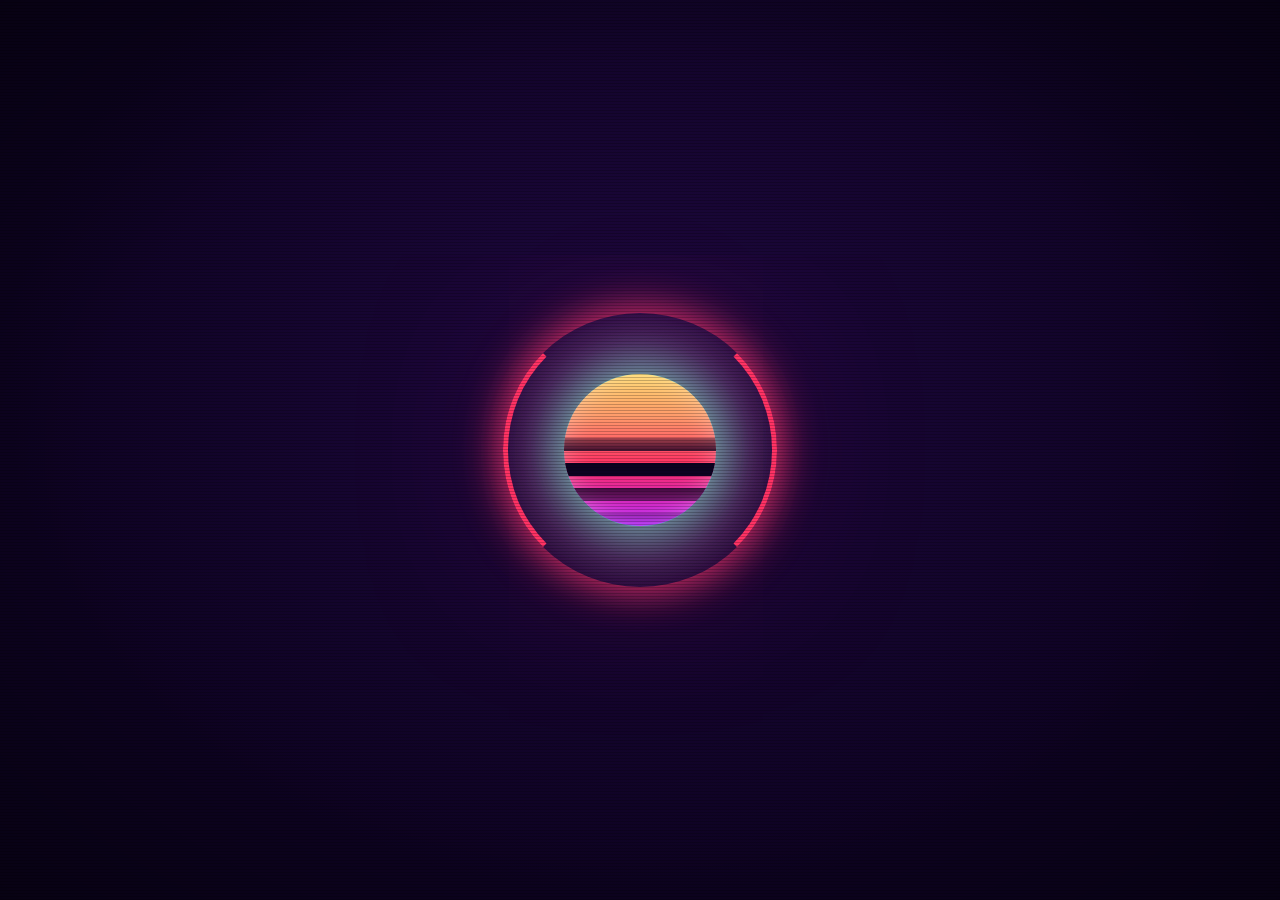
<file: assets/eclipse-spinner.html>
<!DOCTYPE html>
<html lang="en">
<head>
<meta charset="UTF-8" />
<meta name="viewport" content="width=device-width, initial-scale=1.0" />
<title>Eclipse Loading Spinner</title>
<style>
  /* ============================================================
     ECLIPSE — synthwave loading spinner (fully self-contained)
     No scripts, no dependencies — open this file directly and it works.
     Tune it by editing the variables in the .spin inline style below:
       --size      overall size (1em == --size)
       --spd       speed multiplier (higher = faster)
       --glow      glow intensity multiplier
       --slit      scan-line period (em)   --slit-bar  line thickness (em)
       --sw-*      palette colors
     ============================================================ */
  .spin {
    font-size: var(--size);
    width: 1em; height: 1em;
    position: relative; display: grid; place-items: center;
  }
  .spin * { box-sizing: border-box; }

  .orb-halo {
    position: absolute; width: .9em; height: .9em; border-radius: 50%;
    background: radial-gradient(circle, rgba(0,240,255,.20) 0%, rgba(162,60,255,.10) 48%, transparent 68%);
    animation: ecl-breathe calc(3.6s / var(--spd)) ease-in-out infinite;
  }
  .orb-ring {
    position: absolute; width: .42em; height: .42em; border-radius: 50%;
    border: .012em solid var(--sw-cyan);
    box-shadow: 0 0 calc(.06em * var(--glow)) var(--sw-cyan);
    /* shares the sun's 2.4s cycle so swell + pulse stay locked together */
    animation: ecl-expand calc(2.4s / var(--spd)) ease-out infinite;
  }
  /* born at the sun's rim (.42em) when the sun is largest, expands out to the
     red arc (.76em) and fades fully BEFORE arriving — stops at the red, never
     crosses it */
  @keyframes ecl-expand {
    0%   { width: .42em; height: .42em; opacity: 0; }
    12%  { opacity: .9; }
    90%  { opacity: .55; }
    100% { width: .76em; height: .76em; opacity: 0; }
  }
  .orb-arc {
    position: absolute; width: .76em; height: .76em; border-radius: 50%;
    border: .015em solid transparent;
    color: var(--sw-pink);
    border-left-color: currentColor; border-right-color: currentColor;
    box-shadow: 0 0 calc(.05em * var(--glow)) currentColor;
    /* spin, plus a color cycle whose shifts land on each pulse arrival */
    animation: ecl-spin calc(2.4s / var(--spd)) linear infinite reverse,
               ecl-arc-color calc(7.2s / var(--spd)) linear infinite;
  }
  @keyframes ecl-spin { to { transform: rotate(360deg); } }
  /* 7.2s = three 2.4s pulse cycles; the quick shift at each ⅓ boundary
     coincides with the cyan pulse reaching the arc → pink → violet → cyan */
  @keyframes ecl-arc-color {
    0%     { color: var(--sw-pink); }
    30%    { color: var(--sw-pink); }
    33.33% { color: var(--sw-violet); }
    63%    { color: var(--sw-violet); }
    66.67% { color: var(--sw-cyan); }
    97%    { color: var(--sw-cyan); }
    100%   { color: var(--sw-pink); }
  }

  .orb-sun {
    position: absolute; width: .42em; height: .42em; border-radius: 50%; overflow: hidden;
    background: linear-gradient(to bottom,
        var(--sw-warm) 0%, #ff9a6b 28%, var(--sw-pink) 60%, var(--sw-violet) 100%);
    box-shadow: 0 0 calc(.10em * var(--glow)) rgba(255,216,107,.6),
                0 0 calc(.22em * var(--glow)) rgba(255,46,151,.5),
                inset 0 0 .08em rgba(255,255,255,.3);
    animation: ecl-pulse calc(2.4s / var(--spd)) ease-in-out infinite;
  }
  .orb-sun-slits {
    position: absolute; left: 0; right: 0; bottom: 0; height: 66%;
    background: repeating-linear-gradient(to bottom,
        rgba(13,2,33,0) 0,
        rgba(13,2,33,0) calc(var(--slit) - var(--slit-bar)),
        var(--sw-bg)     calc(var(--slit) - var(--slit-bar)),
        var(--sw-bg)     var(--slit));
    -webkit-mask: linear-gradient(to bottom,
        transparent 0%, #000 32%, #000 52%,
        rgba(0,0,0,.62) 68%, rgba(0,0,0,.30) 84%, transparent 100%);
            mask: linear-gradient(to bottom,
        transparent 0%, #000 32%, #000 52%,
        rgba(0,0,0,.62) 68%, rgba(0,0,0,.30) 84%, transparent 100%);
    animation: ecl-slits calc(2.6s / var(--spd)) linear infinite;
  }
  @keyframes ecl-slits {
    from { background-position: 0 0; }
    to   { background-position: 0 calc(-1 * var(--slit)); }
  }
  /* largest at the cycle boundary (0%/100%) — the exact moment the pulse ring
     is born, so the sun visibly "pushes" the ring outward */
  @keyframes ecl-pulse   { 0%,100% { transform: scale(1.12); } 50% { transform: scale(1); } }
  @keyframes ecl-breathe { 0%,100% { transform: scale(1); } 50% { transform: scale(1.04); } }

  /* ---- demo stage (delete if embedding the .spin elsewhere) ---- */
  html, body { margin: 0; height: 100%; }
  body {
    display: grid; place-items: center;
    background: radial-gradient(ellipse at 50% 42%, #1e0840 0%, #0d0221 70%), #000;
  }
  .crt-overlay { position: fixed; inset: 0; pointer-events: none; z-index: 40;
    background: repeating-linear-gradient(to bottom, rgba(0,0,0,0) 0 2px, rgba(0,0,0,.22) 2px 3px),
                radial-gradient(ellipse at center, transparent 60%, rgba(10,0,30,.5) 100%);
    mix-blend-mode: multiply; }
</style>
</head>
<body>

  <!-- ===== THE SPINNER — your saved settings are baked into these vars ===== -->
  <div class="spin" style="
      --size: 360px;
      --spd: 1.5;
      --glow: 2.4;
      --slit: .0693em;
      --slit-bar: .0347em;
      --sw-bg:     #0d0221;
      --sw-pink:   #ff2e63;
      --sw-cyan:   #21d4fd;
      --sw-violet: #b621fe;
      --sw-warm:   #ffd86b;">
    <div class="orb-halo"></div>
    <div class="orb-ring"></div>
    <div class="orb-arc"></div>
    <div class="orb-sun"><div class="orb-sun-slits"></div></div>
  </div>

  <!-- CRT scanline overlay (remove this line to turn it off) -->
  <div class="crt-overlay"></div>

</body>
</html>
</file>
<file: _astro/index@_@astro.D9ULiLFI.css>
@font-face {
  font-family: Orbitron;
  font-style: normal;
  font-display: swap;
  font-weight: 700;
  src:
    url(./orbitron-latin-700-normal.4jsRXGGJ.woff2) format("woff2"),
    url(./orbitron-latin-700-normal.DmYOh-W9.woff) format("woff");
  unicode-range:
    U+0000-00FF, U+0131, U+0152-0153, U+02BB-02BC, U+02C6, U+02DA, U+02DC,
    U+0304, U+0308, U+0329, U+2000-206F, U+20AC, U+2122, U+2191, U+2193, U+2212,
    U+2215, U+FEFF, U+FFFD;
}
@font-face {
  font-family: Orbitron;
  font-style: normal;
  font-display: swap;
  font-weight: 800;
  src:
    url(./orbitron-latin-800-normal.CQafOXEd.woff2) format("woff2"),
    url(./orbitron-latin-800-normal.P4cBi4I7.woff) format("woff");
  unicode-range:
    U+0000-00FF, U+0131, U+0152-0153, U+02BB-02BC, U+02C6, U+02DA, U+02DC,
    U+0304, U+0308, U+0329, U+2000-206F, U+20AC, U+2122, U+2191, U+2193, U+2212,
    U+2215, U+FEFF, U+FFFD;
}
@font-face {
  font-family: Space Grotesk;
  font-style: normal;
  font-display: swap;
  font-weight: 400;
  src:
    url(./space-grotesk-vietnamese-400-normal.B7xT_GF5.woff2) format("woff2"),
    url(./space-grotesk-vietnamese-400-normal.BIWiOVfw.woff) format("woff");
  unicode-range:
    U+0102-0103, U+0110-0111, U+0128-0129, U+0168-0169, U+01A0-01A1,
    U+01AF-01B0, U+0300-0301, U+0303-0304, U+0308-0309, U+0323, U+0329,
    U+1EA0-1EF9, U+20AB;
}
@font-face {
  font-family: Space Grotesk;
  font-style: normal;
  font-display: swap;
  font-weight: 400;
  src:
    url(./space-grotesk-latin-ext-400-normal.CfP_5XZW.woff2) format("woff2"),
    url(./space-grotesk-latin-ext-400-normal.DRPE3kg4.woff) format("woff");
  unicode-range:
    U+0100-02BA, U+02BD-02C5, U+02C7-02CC, U+02CE-02D7, U+02DD-02FF, U+0304,
    U+0308, U+0329, U+1D00-1DBF, U+1E00-1E9F, U+1EF2-1EFF, U+2020, U+20A0-20AB,
    U+20AD-20C0, U+2113, U+2C60-2C7F, U+A720-A7FF;
}
@font-face {
  font-family: Space Grotesk;
  font-style: normal;
  font-display: swap;
  font-weight: 400;
  src:
    url(./space-grotesk-latin-400-normal.CJ-V5oYT.woff2) format("woff2"),
    url(./space-grotesk-latin-400-normal.BnQMeOim.woff) format("woff");
  unicode-range:
    U+0000-00FF, U+0131, U+0152-0153, U+02BB-02BC, U+02C6, U+02DA, U+02DC,
    U+0304, U+0308, U+0329, U+2000-206F, U+20AC, U+2122, U+2191, U+2193, U+2212,
    U+2215, U+FEFF, U+FFFD;
}
@font-face {
  font-family: Space Grotesk;
  font-style: normal;
  font-display: swap;
  font-weight: 500;
  src:
    url(./space-grotesk-vietnamese-500-normal.BmEvtly_.woff2) format("woff2"),
    url(./space-grotesk-vietnamese-500-normal.BTqKIpxg.woff) format("woff");
  unicode-range:
    U+0102-0103, U+0110-0111, U+0128-0129, U+0168-0169, U+01A0-01A1,
    U+01AF-01B0, U+0300-0301, U+0303-0304, U+0308-0309, U+0323, U+0329,
    U+1EA0-1EF9, U+20AB;
}
@font-face {
  font-family: Space Grotesk;
  font-style: normal;
  font-display: swap;
  font-weight: 500;
  src:
    url(./space-grotesk-latin-ext-500-normal.DUe3BAxM.woff2) format("woff2"),
    url(./space-grotesk-latin-ext-500-normal.3dgZTiw9.woff) format("woff");
  unicode-range:
    U+0100-02BA, U+02BD-02C5, U+02C7-02CC, U+02CE-02D7, U+02DD-02FF, U+0304,
    U+0308, U+0329, U+1D00-1DBF, U+1E00-1E9F, U+1EF2-1EFF, U+2020, U+20A0-20AB,
    U+20AD-20C0, U+2113, U+2C60-2C7F, U+A720-A7FF;
}
@font-face {
  font-family: Space Grotesk;
  font-style: normal;
  font-display: swap;
  font-weight: 500;
  src:
    url(./space-grotesk-latin-500-normal.lFbtlQH6.woff2) format("woff2"),
    url(./space-grotesk-latin-500-normal.CNSSEhBt.woff) format("woff");
  unicode-range:
    U+0000-00FF, U+0131, U+0152-0153, U+02BB-02BC, U+02C6, U+02DA, U+02DC,
    U+0304, U+0308, U+0329, U+2000-206F, U+20AC, U+2122, U+2191, U+2193, U+2212,
    U+2215, U+FEFF, U+FFFD;
}
@font-face {
  font-family: Space Grotesk;
  font-style: normal;
  font-display: swap;
  font-weight: 700;
  src:
    url(./space-grotesk-vietnamese-700-normal.DMty7AZE.woff2) format("woff2"),
    url(./space-grotesk-vietnamese-700-normal.Duxec5Rn.woff) format("woff");
  unicode-range:
    U+0102-0103, U+0110-0111, U+0128-0129, U+0168-0169, U+01A0-01A1,
    U+01AF-01B0, U+0300-0301, U+0303-0304, U+0308-0309, U+0323, U+0329,
    U+1EA0-1EF9, U+20AB;
}
@font-face {
  font-family: Space Grotesk;
  font-style: normal;
  font-display: swap;
  font-weight: 700;
  src:
    url(./space-grotesk-latin-ext-700-normal.BQnZhY3m.woff2) format("woff2"),
    url(./space-grotesk-latin-ext-700-normal.HVCqSBdx.woff) format("woff");
  unicode-range:
    U+0100-02BA, U+02BD-02C5, U+02C7-02CC, U+02CE-02D7, U+02DD-02FF, U+0304,
    U+0308, U+0329, U+1D00-1DBF, U+1E00-1E9F, U+1EF2-1EFF, U+2020, U+20A0-20AB,
    U+20AD-20C0, U+2113, U+2C60-2C7F, U+A720-A7FF;
}
@font-face {
  font-family: Space Grotesk;
  font-style: normal;
  font-display: swap;
  font-weight: 700;
  src:
    url(./space-grotesk-latin-700-normal.RjhwGPKo.woff2) format("woff2"),
    url(./space-grotesk-latin-700-normal.CwsQ-cCU.woff) format("woff");
  unicode-range:
    U+0000-00FF, U+0131, U+0152-0153, U+02BB-02BC, U+02C6, U+02DA, U+02DC,
    U+0304, U+0308, U+0329, U+2000-206F, U+20AC, U+2122, U+2191, U+2193, U+2212,
    U+2215, U+FEFF, U+FFFD;
}
:root {
  --bg: #0d0221;
  --surface: rgba(18, 7, 43, 0.78);
  --surface-strong: rgba(27, 8, 60, 0.92);
  --border: rgba(33, 212, 253, 0.24);
  --border-strong: rgba(255, 46, 99, 0.38);
  --text: #fff6ff;
  --muted: #cabee4;
  --pink: #ff2e63;
  --cyan: #21d4fd;
  --violet: #b621fe;
  --amber: #ffd86b;
  --shadow: 0 22px 70px rgba(2, 4, 18, 0.45);
  --radius-lg: 1.6rem;
  --radius-md: 1rem;
  --content-width: 1160px;
}
* {
  box-sizing: border-box;
}
html {
  scroll-behavior: smooth;
  scroll-padding-top: 6rem;
}
body {
  margin: 0;
  min-height: 100vh;
  overflow-x: hidden;
  color: var(--text);
  text-rendering: optimizeLegibility;
  font-family:
    Space Grotesk,
    Segoe UI,
    sans-serif;
  background:
    radial-gradient(circle at top, rgba(255, 46, 99, 0.18), transparent 35%),
    radial-gradient(
      circle at 20% 20%,
      rgba(33, 212, 253, 0.17),
      transparent 28%
    ),
    radial-gradient(
      ellipse at 50% 42%,
      rgba(182, 33, 254, 0.16),
      transparent 52%
    ),
    linear-gradient(180deg, #0d0221, #130533 42%, #070111);
}
a {
  color: inherit;
  text-decoration: none;
}
button,
input,
textarea,
select {
  font: inherit;
}
.page-shell {
  position: relative;
  isolation: isolate;
}
.scene {
  position: fixed;
  inset: 0;
  z-index: -1;
  overflow: hidden;
  pointer-events: none;
}
.scene__sky,
.scene__scanlines,
.scene__noise,
.scene__grid,
.scene__sun,
.scene__glow {
  position: absolute;
}
.scene__sky {
  inset: 0;
  background:
    radial-gradient(
      circle at top right,
      rgba(255, 46, 99, 0.18),
      transparent 28%
    ),
    radial-gradient(
      circle at bottom left,
      rgba(33, 212, 253, 0.12),
      transparent 34%
    );
}
.scene__sun {
  --sun-size: min(22rem, 34vw);
  --sun-slit: 0.165em;
  --sun-slit-bar: 0.0826em;
  --sun-slit-duration: calc(2.6s / 1.5);
  top: 10vh;
  right: min(8vw, 6rem);
  width: var(--sun-size);
  aspect-ratio: 1;
  border-radius: 50%;
  overflow: hidden;
  font-size: var(--sun-size);
  background: linear-gradient(
    to bottom,
    var(--amber) 0%,
    #ff9a6b 28%,
    var(--pink) 60%,
    var(--violet) 100%
  );
  box-shadow:
    0 0 80px rgba(255, 216, 107, 0.42),
    0 0 170px rgba(255, 46, 99, 0.36),
    inset 0 0 46px rgba(255, 255, 255, 0.22);
  opacity: 0.92;
}
.scene__sun:before {
  content: "";
  position: absolute;
  left: 0;
  right: 0;
  bottom: 0;
  height: 66%;
  background: repeating-linear-gradient(
    to bottom,
    rgba(13, 2, 33, 0) 0,
    rgba(13, 2, 33, 0) calc(var(--sun-slit) - var(--sun-slit-bar)),
    var(--bg) calc(var(--sun-slit) - var(--sun-slit-bar)),
    var(--bg) var(--sun-slit)
  );
  -webkit-mask: linear-gradient(
    to bottom,
    transparent 0%,
    #000 32%,
    #000 52%,
    rgba(0, 0, 0, 0.62) 68%,
    rgba(0, 0, 0, 0.3) 84%,
    transparent 100%
  );
  mask: linear-gradient(
    to bottom,
    transparent 0%,
    #000 32%,
    #000 52%,
    rgba(0, 0, 0, 0.62) 68%,
    rgba(0, 0, 0, 0.3) 84%,
    transparent 100%
  );
  animation: eclipse-slits var(--sun-slit-duration) linear infinite;
}
.scene__grid {
  inset: auto -18vw -26vh;
  height: 68vh;
  background:
    linear-gradient(rgba(33, 212, 253, 0.28) 1px, transparent 1px),
    linear-gradient(90deg, rgba(33, 212, 253, 0.18) 1px, transparent 1px);
  background-size:
    100% 4rem,
    4rem 100%;
  transform-origin: bottom;
  transform: perspective(900px) rotateX(77deg);
  mask-image: linear-gradient(180deg, transparent 0%, rgba(0, 0, 0, 0.95) 24%);
  opacity: 0.85;
}
.scene__scanlines {
  inset: 0;
  background-image: linear-gradient(
    180deg,
    rgba(255, 255, 255, 0.06) 0,
    rgba(255, 255, 255, 0.02) 50%,
    transparent 100%
  );
  background-size: 100% 0.32rem;
  opacity: 0.18;
  mix-blend-mode: soft-light;
}
.scene__noise {
  inset: 0;
  background: radial-gradient(
      circle,
      rgba(255, 255, 255, 0.1) 0.7px,
      transparent 0.7px
    )
    0 0 / 1.8rem 1.8rem;
  opacity: 0.04;
}
.scene__glow {
  width: 28rem;
  height: 28rem;
  opacity: 0.24;
  filter: blur(85px);
}
.scene__glow--left {
  top: 28%;
  left: -8rem;
  background: #21d4fdb3;
}
.scene__glow--right {
  right: -6rem;
  bottom: 2rem;
  background: #ff2e63a6;
}
.topbar,
.section,
.footer {
  width: min(calc(100% - 1.5rem), var(--content-width));
  margin-inline: auto;
}
.topbar {
  position: sticky;
  top: 0.5rem;
  z-index: 20;
  display: flex;
  align-items: center;
  justify-content: space-between;
  gap: 1rem;
  margin-top: 0.75rem;
  padding: 1.9rem 1rem 0.9rem;
  border: 1px solid rgba(255, 255, 255, 0.08);
  border-radius: 1.4rem;
  background: rgba(13, 2, 33, 0.82);
  box-shadow: 0 16px 40px #00000038;
  backdrop-filter: blur(18px);
}
.topbar__progress {
  position: absolute;
  top: 0.72rem;
  left: 1rem;
  right: 1rem;
  pointer-events: none;
}
.topbar__progress-track {
  position: relative;
  overflow: hidden;
  height: 0.68rem;
  border: 1px solid rgba(255, 255, 255, 0.14);
  border-radius: 0.22rem;
  background:
    linear-gradient(180deg, #ffffff14, #ffffff05),
    linear-gradient(90deg, #ff2e6314, #21d4fd14);
  box-shadow:
    inset 0 0 18px #00000059,
    0 0 20px #21d4fd14;
}
.topbar__progress-segments {
  position: absolute;
  inset: 0.08rem;
  display: grid;
  grid-template-columns: repeat(32, minmax(0, 1fr));
  gap: 0.08rem;
  align-items: stretch;
}
.topbar__progress-segment {
  border: 1px solid rgba(33, 212, 253, 0.08);
  border-radius: 0.08rem;
  background: linear-gradient(180deg, #ffffff0f, #ffffff03);
  opacity: 0.16;
  transform: scale(0.96);
  transition:
    opacity 0.12s step-end,
    transform 0.12s step-end,
    border-color 0.12s step-end,
    box-shadow 0.12s step-end,
    background-color 0.12s step-end;
}
.topbar__progress-segment.is-active {
  opacity: 1;
  transform: scale(1);
  border-color: #21d4fd75;
  background: linear-gradient(180deg, #c8f7ff, #21d4fd);
  box-shadow:
    0 0 8px #21d4fd75,
    0 0 16px #21d4fd38;
}
.topbar__brand {
  display: inline-flex;
  align-items: center;
  gap: 0.85rem;
  min-width: 0;
}
.topbar__brand-mark {
  display: grid;
  place-items: center;
  flex: 0 0 auto;
  width: 2.5rem;
  height: 2.5rem;
  border-radius: 50%;
}
.topbar__spinner {
  flex: 0 0 auto;
}
.topbar__brand-copy {
  display: flex;
  flex-direction: column;
  min-width: 0;
  gap: 0.06rem;
  font-size: 0.82rem;
  line-height: 1.15;
}
.topbar__brand-copy span:first-child,
.topbar__nav a,
.button,
.eyebrow,
.project-card__stack,
.feature-card__role {
  font-family: Orbitron, sans-serif;
}
.topbar__brand-copy span:last-child {
  color: var(--muted);
  white-space: nowrap;
  overflow: hidden;
  text-overflow: ellipsis;
}
.topbar__nav {
  display: flex;
  gap: 0.4rem;
  overflow-x: auto;
  scrollbar-width: none;
}
.topbar__nav::-webkit-scrollbar {
  display: none;
}
.topbar__nav a {
  flex: 0 0 auto;
  padding: 0.65rem 0.85rem;
  border: 1px solid transparent;
  border-radius: 999px;
  color: var(--muted);
  font-size: 0.68rem;
  letter-spacing: 0.15em;
  text-transform: uppercase;
  transition:
    color 0.18s ease,
    border-color 0.18s ease,
    box-shadow 0.18s ease,
    background-color 0.18s ease,
    transform 0.18s ease;
}
.topbar__nav a:hover,
.topbar__nav a:focus-visible,
.footer__links a:hover,
.footer__links a:focus-visible {
  color: var(--text);
  background: #ffffff0f;
}
.topbar__nav a.is-active,
.topbar__nav a[aria-current="location"] {
  color: var(--text);
  border-color: #21d4fd52;
  background: linear-gradient(180deg, #21d4fd2e, #ffffff0d);
  box-shadow:
    0 0 20px #21d4fd29,
    inset 0 0 18px #ffffff0a;
}
.section {
  padding: 4.5rem 0;
  scroll-margin-top: 6rem;
}
.hero {
  display: grid;
  grid-template-columns: minmax(0, 1.1fr) minmax(18rem, 0.9fr);
  gap: 1.4rem;
  align-items: start;
  padding-top: 4rem;
}
.eyebrow {
  margin: 0 0 0.95rem;
  color: var(--cyan);
  font-size: 0.7rem;
  letter-spacing: 0.28em;
  text-transform: uppercase;
}
.hero h1,
.section-heading h2,
.feature-card h3,
.project-card h3,
.resume-card h2,
.fact-card h2 {
  margin: 0;
  font-family: Orbitron, sans-serif;
}
.hero h1 {
  max-width: 12ch;
  font-size: clamp(2.35rem, 5.1vw, 4.2rem);
  line-height: 0.96;
  text-wrap: balance;
}
.hero__name {
  max-width: 11ch;
}
.hero__typewriter {
  display: flex;
  align-items: baseline;
  gap: 0.2rem;
  min-width: 0;
  min-height: 2rem;
  max-width: min(100%, 42rem);
  margin-top: 0.85rem;
  color: var(--cyan);
  font-family: Orbitron, sans-serif;
  font-size: clamp(0.96rem, 1.9vw, 1.28rem);
  line-height: 1.2;
  letter-spacing: 0.08em;
  text-transform: uppercase;
  white-space: nowrap;
  flex-wrap: nowrap;
  overflow: hidden;
}
.typewriter-text {
  display: inline-block;
  min-width: 0;
  min-height: 1em;
  white-space: nowrap;
}
.typewriter-cursor {
  flex: 0 0 auto;
  animation: blink 1s step-end infinite;
}
@keyframes blink {
  0%,
  49% {
    opacity: 1;
  }
  50%,
  to {
    opacity: 0;
  }
}
.hero__lede,
.hero__summary,
.section-heading p,
.feature-card__summary,
.project-card__summary,
.resume-card p,
.footer p {
  color: var(--muted);
}
.hero__lede {
  max-width: 42rem;
  margin: 1.1rem 0 0;
  font-size: 1.1rem;
  line-height: 1.7;
}
.hero__summary {
  max-width: 42rem;
  margin: 0.9rem 0 0;
  line-height: 1.75;
}
.hero__actions,
.resume-card__actions,
.footer__links {
  display: flex;
  flex-wrap: wrap;
  gap: 0.9rem;
}
.hero__actions {
  margin-top: 1.8rem;
}
.button {
  --glow-x: 50%;
  --glow-y: 50%;
  --button-overlay: rgba(255, 255, 255, 0.18);
  position: relative;
  isolation: isolate;
  overflow: hidden;
  display: inline-flex;
  align-items: center;
  justify-content: center;
  min-height: 3rem;
  padding: 0.85rem 1.15rem;
  border: 1px solid transparent;
  border-radius: 999px;
  font-size: 0.72rem;
  letter-spacing: 0.16em;
  text-transform: uppercase;
  transition:
    transform 0.18s ease,
    box-shadow 0.18s ease,
    border-color 0.18s ease,
    background-color 0.18s ease,
    filter 0.18s ease;
}
.button:before {
  content: "";
  position: absolute;
  inset: -1px;
  z-index: -1;
  opacity: 0;
  pointer-events: none;
  background:
    radial-gradient(
      120px circle at var(--glow-x) var(--glow-y),
      var(--button-overlay),
      transparent 60%
    ),
    var(--button-fill);
  transition: opacity 0.15s ease;
}
.button:hover,
.button:focus-visible,
.project-card__header a:hover,
.project-card__header a:focus-visible {
  transform: translateY(-2px);
}
.button.is-glow-active:before,
.button:hover:before,
.button:focus-visible:before {
  opacity: 1;
}
.button--primary {
  --button-fill: linear-gradient(
    120deg,
    var(--amber),
    #ffdfe9 42%,
    var(--cyan)
  );
  --button-overlay: rgba(255, 255, 255, 0.34);
  color: #14040c;
  background: var(--button-fill);
  box-shadow:
    0 0 30px #ffd86b40,
    0 16px 40px #21d4fd2e;
}
.button--ghost {
  --button-fill: linear-gradient(
    180deg,
    rgba(255, 255, 255, 0.07),
    rgba(255, 255, 255, 0.04)
  );
  --button-overlay: rgba(33, 212, 253, 0.22);
  color: var(--text);
  border-color: #ffffff24;
  background: #ffffff0a;
}
.hero__facts,
.skills-grid {
  display: grid;
  gap: 1rem;
}
.hero__facts {
  grid-template-columns: 1fr;
}
.fact-card,
.feature-card,
.project-card,
.resume-card {
  position: relative;
  overflow: hidden;
  border: 1px solid var(--border);
  border-radius: var(--radius-lg);
  background:
    linear-gradient(180deg, rgba(255, 255, 255, 0.04), transparent 36%),
    linear-gradient(135deg, #ff2e6314, #21d4fd08), var(--surface);
  box-shadow: var(--shadow);
  backdrop-filter: blur(18px);
}
.fact-card:before,
.feature-card:before,
.project-card:before,
.resume-card:before {
  content: "";
  position: absolute;
  inset: 0;
  pointer-events: none;
  background: linear-gradient(
    130deg,
    rgba(255, 255, 255, 0.12),
    transparent 26%,
    transparent 74%,
    rgba(33, 212, 253, 0.1)
  );
}
.fact-card {
  padding: 1.15rem 1.2rem;
}
.eclipse-spinner {
  --sw-bg: var(--bg);
  --sw-pink: var(--pink);
  --sw-cyan: var(--cyan);
  --sw-violet: var(--violet);
  --sw-warm: var(--amber);
  position: relative;
  display: grid;
  width: 1em;
  height: 1em;
  place-items: center;
  font-size: var(--size);
}
.eclipse-spinner * {
  box-sizing: border-box;
}
.eclipse-spinner__halo {
  position: absolute;
  width: 0.9em;
  height: 0.9em;
  border-radius: 50%;
  background: radial-gradient(
    circle,
    rgba(0, 240, 255, 0.2) 0%,
    rgba(162, 60, 255, 0.1) 48%,
    transparent 68%
  );
  animation: eclipse-breathe calc(3.6s / var(--spd)) ease-in-out infinite;
}
.eclipse-spinner__ring {
  position: absolute;
  width: 0.42em;
  height: 0.42em;
  border: 0.012em solid var(--sw-cyan);
  border-radius: 50%;
  box-shadow: 0 0 calc(0.06em * var(--glow)) var(--sw-cyan);
  animation: eclipse-expand calc(2.4s / var(--spd)) ease-out infinite;
}
.eclipse-spinner__arc {
  position: absolute;
  width: 0.76em;
  height: 0.76em;
  border: 0.015em solid transparent;
  border-right-color: currentColor;
  border-left-color: currentColor;
  border-radius: 50%;
  color: var(--sw-pink);
  box-shadow: 0 0 calc(0.05em * var(--glow)) currentColor;
  animation:
    eclipse-spin calc(2.4s / var(--spd)) linear infinite reverse,
    eclipse-arc-color calc(7.2s / var(--spd)) linear infinite;
}
.eclipse-spinner__sun {
  position: absolute;
  width: 0.42em;
  height: 0.42em;
  overflow: hidden;
  border-radius: 50%;
  background: linear-gradient(
    to bottom,
    var(--sw-warm) 0%,
    #ff9a6b 28%,
    var(--sw-pink) 60%,
    var(--sw-violet) 100%
  );
  box-shadow:
    0 0 calc(0.1em * var(--glow)) rgba(255, 216, 107, 0.6),
    0 0 calc(0.22em * var(--glow)) rgba(255, 46, 99, 0.5),
    inset 0 0 0.08em rgba(255, 255, 255, 0.3);
  animation: eclipse-pulse calc(2.4s / var(--spd)) ease-in-out infinite;
}
.eclipse-spinner__sun-slits {
  position: absolute;
  right: 0;
  bottom: 0;
  left: 0;
  height: 66%;
  background: repeating-linear-gradient(
    to bottom,
    rgba(13, 2, 33, 0) 0,
    rgba(13, 2, 33, 0) calc(var(--slit) - var(--slit-bar)),
    var(--sw-bg) calc(var(--slit) - var(--slit-bar)),
    var(--sw-bg) var(--slit)
  );
  -webkit-mask: linear-gradient(
    to bottom,
    transparent 0%,
    #000 32%,
    #000 52%,
    rgba(0, 0, 0, 0.62) 68%,
    rgba(0, 0, 0, 0.3) 84%,
    transparent 100%
  );
  mask: linear-gradient(
    to bottom,
    transparent 0%,
    #000 32%,
    #000 52%,
    rgba(0, 0, 0, 0.62) 68%,
    rgba(0, 0, 0, 0.3) 84%,
    transparent 100%
  );
  animation: eclipse-slits calc(2.6s / var(--spd)) linear infinite;
}
@keyframes eclipse-expand {
  0% {
    width: 0.42em;
    height: 0.42em;
    opacity: 0;
  }
  12% {
    opacity: 0.9;
  }
  90% {
    opacity: 0.55;
  }
  100% {
    width: 0.76em;
    height: 0.76em;
    opacity: 0;
  }
}
@keyframes eclipse-spin {
  to {
    transform: rotate(360deg);
  }
}
@keyframes eclipse-arc-color {
  0% {
    color: var(--sw-pink);
  }
  30% {
    color: var(--sw-pink);
  }
  33.33% {
    color: var(--sw-violet);
  }
  63% {
    color: var(--sw-violet);
  }
  66.67% {
    color: var(--sw-cyan);
  }
  97% {
    color: var(--sw-cyan);
  }
  100% {
    color: var(--sw-pink);
  }
}
@keyframes eclipse-slits {
  from {
    background-position: 0 0;
  }
  to {
    background-position: 0 calc(-1 * var(--slit, var(--sun-slit)));
  }
}
@keyframes eclipse-pulse {
  0%,
  100% {
    transform: scale(1.12);
  }
  50% {
    transform: scale(1);
  }
}
@keyframes eclipse-breathe {
  0%,
  100% {
    transform: scale(1);
  }
  50% {
    transform: scale(1.04);
  }
}
.fact-card h2 {
  font-size: 1.08rem;
  line-height: 1.35;
}
.section-heading {
  max-width: 45rem;
  margin-bottom: 1.8rem;
}
.section-heading--sub {
  margin-top: 3rem;
}
.section-heading--sub h2 {
  font-size: clamp(1.5rem, 3vw, 2rem);
}
.section-heading h2,
.resume-card h2 {
  font-size: clamp(2rem, 4vw, 3rem);
  line-height: 1.08;
}
.section-heading p {
  margin: 1rem 0 0;
  line-height: 1.8;
}
.education-grid {
  display: grid;
  grid-template-columns: 1.35fr 0.95fr;
  gap: 1rem;
}
.kingsley-layout {
  display: grid;
  gap: 1rem;
}
.kingsley-grid,
.supporting-grid,
.project-grid,
.publication-grid,
.skills-grid {
  display: grid;
  grid-template-columns: repeat(2, minmax(0, 1fr));
  gap: 1rem;
}
.kingsley-grid,
.supporting-grid--experience {
  grid-template-columns: repeat(3, minmax(0, 1fr));
  align-items: stretch;
}
.skills-grid {
  grid-template-columns: repeat(2, minmax(0, 1fr));
}
.skill-category-card {
  gap: 1rem;
  padding-top: 1.3rem;
}
.skill-category-card__title {
  font-size: 1rem;
  line-height: 1.2;
  letter-spacing: 0.08em;
  text-transform: uppercase;
}
.feature-card,
.project-card {
  display: flex;
  flex-direction: column;
  gap: 1.15rem;
  padding: 1.45rem;
}
.project-card--wide {
  grid-column: 1 / -1;
}
.project-card--wide .project-card__highlights {
  grid-template-columns: repeat(3, minmax(0, 1fr));
  gap: 1.25rem;
}
.project-card__highlights strong {
  color: var(--text);
  font-weight: 600;
}
.feature-card--primary {
  border-color: var(--border-strong);
  background:
    radial-gradient(
      circle at top left,
      rgba(255, 46, 99, 0.12),
      transparent 32%
    ),
    linear-gradient(135deg, #ff2e6314, #21d4fd0a), var(--surface-strong);
}
.feature-card--spotlight {
  background:
    radial-gradient(
      circle at top right,
      rgba(33, 212, 253, 0.14),
      transparent 28%
    ),
    linear-gradient(135deg, #ffd86b14, #21d4fd0a), var(--surface-strong);
}
.feature-card--supporting,
.kingsley-card,
.kingsley-overview {
  height: 100%;
}
.feature-card--supporting {
  background:
    linear-gradient(180deg, rgba(255, 255, 255, 0.04), transparent 40%),
    linear-gradient(135deg, #21d4fd0f, #ff2e630a), var(--surface);
}
.feature-card__meta,
.project-card__header {
  display: flex;
  justify-content: space-between;
  gap: 1rem;
  align-items: flex-start;
}
.feature-card__identity {
  min-width: 0;
  flex: 1 1 auto;
}
.feature-card__role,
.project-card__stack {
  margin: 0 0 0.6rem;
  color: var(--cyan);
  font-size: 0.68rem;
  letter-spacing: 0.18em;
  text-transform: uppercase;
}
.feature-card h3,
.project-card h3,
.publication-card h3 {
  font-size: 1.45rem;
  line-height: 1.15;
  overflow-wrap: anywhere;
}
[data-fit-single-line] {
  display: block;
  white-space: nowrap;
  overflow: hidden;
  overflow-wrap: normal;
  text-overflow: clip;
}
.meta-badges {
  display: flex;
  flex: 0 0 auto;
  flex-wrap: wrap;
  justify-content: flex-end;
  gap: 0.45rem;
}
.meta-badges span,
.tag-list li,
.project-card__header a {
  border: 1px solid rgba(255, 255, 255, 0.1);
  border-radius: 999px;
  background: #ffffff0a;
}
.meta-badges span {
  padding: 0.45rem 0.72rem;
  font-size: 0.8rem;
  line-height: 1;
  white-space: nowrap;
  color: var(--muted);
}
.supporting-grid--experience .feature-card__meta {
  flex-direction: column;
  gap: 0.8rem;
}
.supporting-grid--experience .feature-card__identity {
  width: 100%;
}
.supporting-grid--experience .meta-badges {
  gap: 0.35rem;
  justify-content: flex-start;
}
.supporting-grid--experience .meta-badges span {
  padding: 0.4rem 0.58rem;
  font-size: 0.76rem;
}
.feature-card__summary,
.project-card__summary {
  margin: 0;
  line-height: 1.78;
}
.tag-list,
.accent-list,
.project-card__highlights {
  display: flex;
  flex-wrap: wrap;
  gap: 0.7rem;
  margin: 0;
  padding: 0;
  list-style: none;
}
.accent-list,
.project-card__highlights {
  display: grid;
  gap: 0.85rem;
}
.tag-list li {
  padding: 0.55rem 0.8rem;
  font-size: 0.92rem;
}
.skill-list {
  display: grid;
  grid-template-columns: repeat(auto-fit, minmax(11rem, 1fr));
  gap: 0.75rem;
  margin: 0;
  padding: 0;
  list-style: none;
}
.skill-pill {
  display: inline-flex;
  align-items: center;
  gap: 0.65rem;
  width: 100%;
  padding: 0.65rem 0.9rem;
  border: 1px solid rgba(255, 255, 255, 0.1);
  border-radius: 999px;
  background: linear-gradient(180deg, #ffffff0d, #ffffff08);
  color: var(--text);
  font-size: 0.92rem;
  transition:
    border-color 0.18s ease,
    transform 0.18s ease,
    background-color 0.18s ease;
}
.skill-pill:hover,
.skill-pill:focus-within {
  transform: translateY(-1px);
  border-color: #21d4fd5c;
  background: linear-gradient(180deg, #21d4fd1f, #ffffff0a);
}
.skill-pill__icon {
  display: inline-flex;
  align-items: center;
  justify-content: center;
  flex: 0 0 auto;
  width: 1.35rem;
  height: 1.35rem;
  color: var(--cyan);
}
.skill-icon-svg {
  width: 100%;
  height: 100%;
}
.accent-list li,
.project-card__highlights li {
  position: relative;
  padding-left: 1.35rem;
  color: var(--muted);
  line-height: 1.72;
}
.accent-list li:before,
.project-card__highlights li:before {
  content: "";
  position: absolute;
  top: 0.72rem;
  left: 0;
  width: 0.6rem;
  height: 0.6rem;
  border-radius: 50%;
  background: linear-gradient(135deg, var(--pink), var(--cyan));
  box-shadow: 0 0 14px #ff2e6373;
}
.project-card__header a {
  display: inline-flex;
  align-items: center;
  gap: 0.35rem;
  padding: 0.55rem 0.8rem;
  color: var(--text);
  transition:
    transform 0.18s ease,
    border-color 0.18s ease,
    background-color 0.18s ease;
}
.project-card__header a:hover,
.project-card__header a:focus-visible {
  border-color: #21d4fd57;
  background: #21d4fd14;
}
.publication-card .button {
  align-self: flex-start;
}
.resume-card {
  display: flex;
  align-items: center;
  justify-content: space-between;
  gap: 2rem;
  padding: 2rem;
  border-color: var(--border-strong);
  background:
    radial-gradient(
      circle at left top,
      rgba(255, 46, 99, 0.18),
      transparent 28%
    ),
    linear-gradient(135deg, #19073ff5, #0d0221e6);
}
.resume-card p {
  max-width: 38rem;
  margin: 0.85rem 0 0;
  line-height: 1.8;
}
.footer {
  display: flex;
  align-items: center;
  justify-content: space-between;
  gap: 1rem;
  padding: 0 0 3rem;
}
.footer p {
  margin: 0;
}
.footer__links a {
  padding: 0.35rem 0.55rem;
  border-radius: 999px;
  color: var(--muted);
  transition:
    color 0.18s ease,
    background-color 0.18s ease;
}
.reveal {
  opacity: 0;
  transform: translateY(24px);
  transition:
    opacity 0.65s ease,
    transform 0.65s ease;
}
.reveal.is-visible {
  opacity: 1;
  transform: translateY(0);
}
@media (max-width: 1100px) {
  .hero,
  .education-grid,
  .project-grid,
  .publication-grid,
  .skills-grid,
  .resume-card,
  .footer {
    grid-template-columns: 1fr;
    flex-direction: column;
    align-items: flex-start;
  }
  .hero {
    padding-top: 3.2rem;
  }
  .kingsley-grid,
  .supporting-grid--experience {
    grid-template-columns: repeat(2, minmax(0, 1fr));
  }
  .project-card--wide .project-card__highlights {
    grid-template-columns: 1fr;
    gap: 0.85rem;
  }
  .scene__sun {
    right: -2rem;
    --sun-size: min(18rem, 40vw);
  }
}
@media (max-width: 760px) {
  .topbar {
    top: 0;
    width: 100%;
    margin-top: 0;
    padding: 1.65rem 0.75rem 0.8rem;
    border-radius: 0 0 1rem 1rem;
    border-left: 0;
    border-right: 0;
  }
  .topbar__progress {
    top: 0.55rem;
    left: 0.75rem;
    right: 0.75rem;
  }
  .topbar__progress-track {
    height: 0.62rem;
  }
  .topbar__progress-segments {
    inset: 0.08rem;
    gap: 0.06rem;
  }
  .topbar__brand,
  .topbar__nav,
  .resume-card__actions,
  .hero__actions,
  .footer__links {
    width: 100%;
  }
  .topbar {
    flex-direction: column;
    align-items: flex-start;
  }
  .topbar__nav a,
  .button {
    justify-content: center;
  }
  .topbar__nav {
    display: grid;
    grid-template-columns: repeat(2, minmax(0, 1fr));
    gap: 0.45rem;
    overflow: visible;
  }
  .topbar__nav a {
    min-width: 0;
    width: 100%;
    padding: 0.68rem 0.55rem;
    border-color: #ffffff14;
    background:
      linear-gradient(180deg, #ffffff0c, #ffffff05),
      linear-gradient(120deg, #ff2e630a, #21d4fd0a);
    font-size: 0.58rem;
    letter-spacing: 0.1em;
    text-align: center;
  }
  .topbar__nav a:last-child {
    grid-column: 1 / -1;
  }
  .section {
    padding: 3.6rem 0;
  }
  .hero h1 {
    max-width: 11ch;
  }
  .hero__typewriter {
    min-height: 1.7rem;
    font-size: clamp(0.8rem, 3vw, 0.95rem);
    line-height: 1.15;
  }
  .scene__sun {
    top: 6rem;
    right: -4rem;
    --sun-size: min(14rem, 44vw);
  }
  .feature-card,
  .project-card,
  .fact-card,
  .resume-card {
    padding: 1.15rem;
  }
  .skill-list,
  .kingsley-grid,
  .supporting-grid--experience {
    grid-template-columns: 1fr;
  }
  .feature-card__meta,
  .project-card__header,
  .footer {
    flex-direction: column;
    align-items: flex-start;
  }
  .meta-badges {
    justify-content: flex-start;
  }
}
@media (prefers-reduced-motion: reduce) {
  html {
    scroll-behavior: auto;
  }
  *,
  *:before,
  *:after {
    animation-duration: 0.01ms !important;
    animation-iteration-count: 1 !important;
    transition-duration: 0.01ms !important;
    scroll-behavior: auto !important;
  }
  .reveal {
    opacity: 1;
    transform: none;
  }
}
</file>
